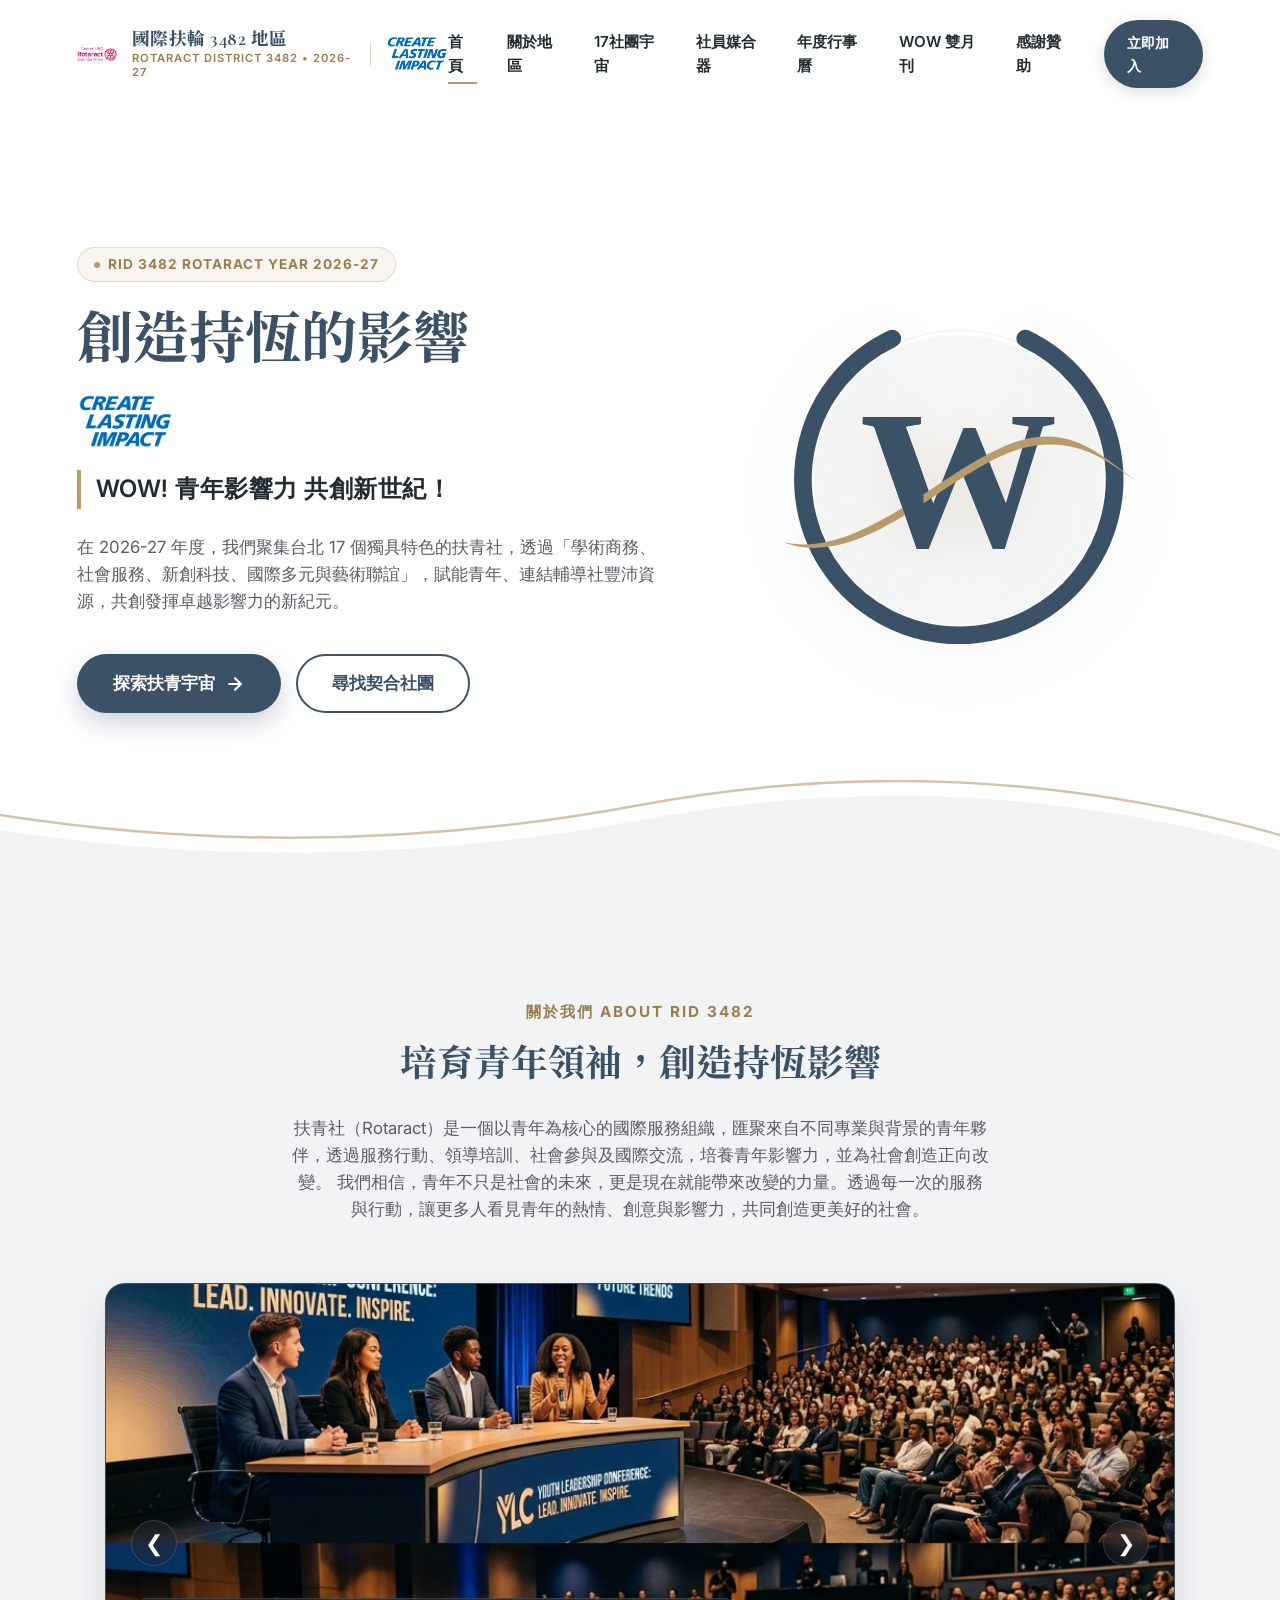
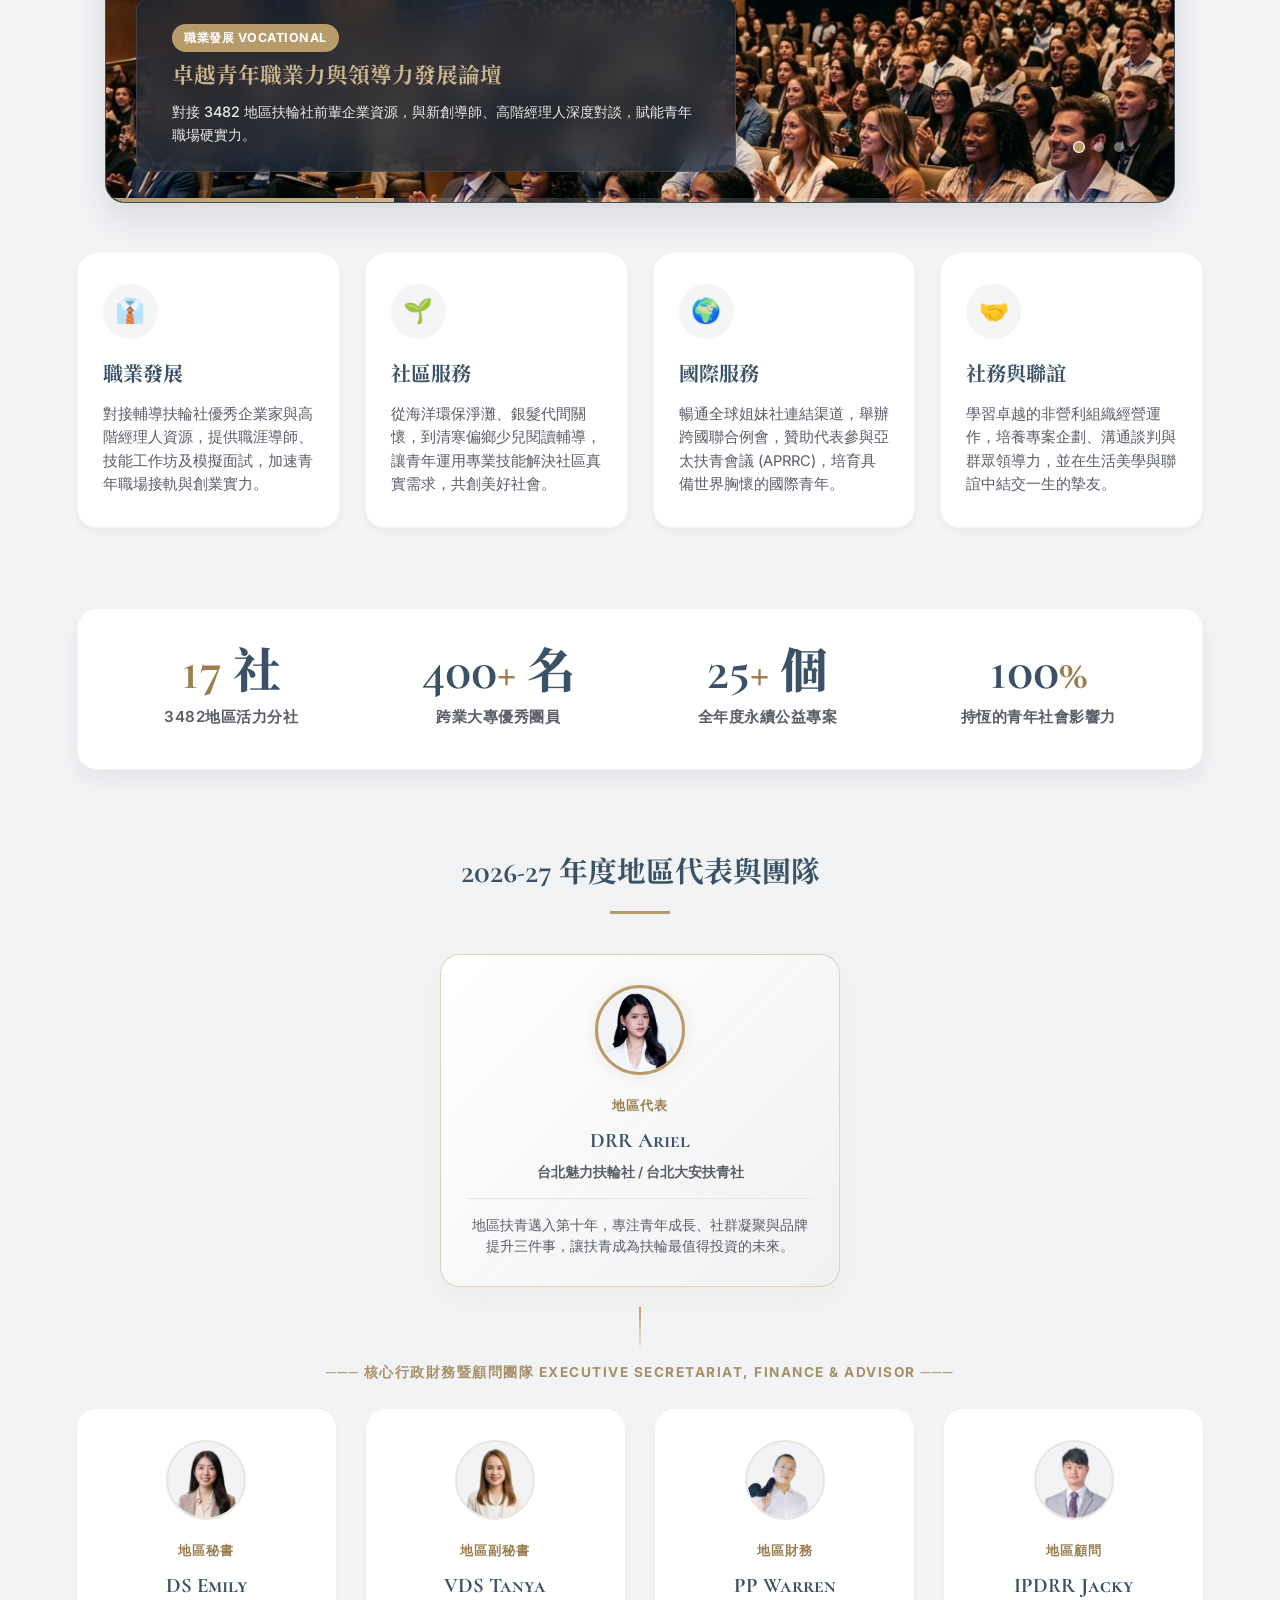
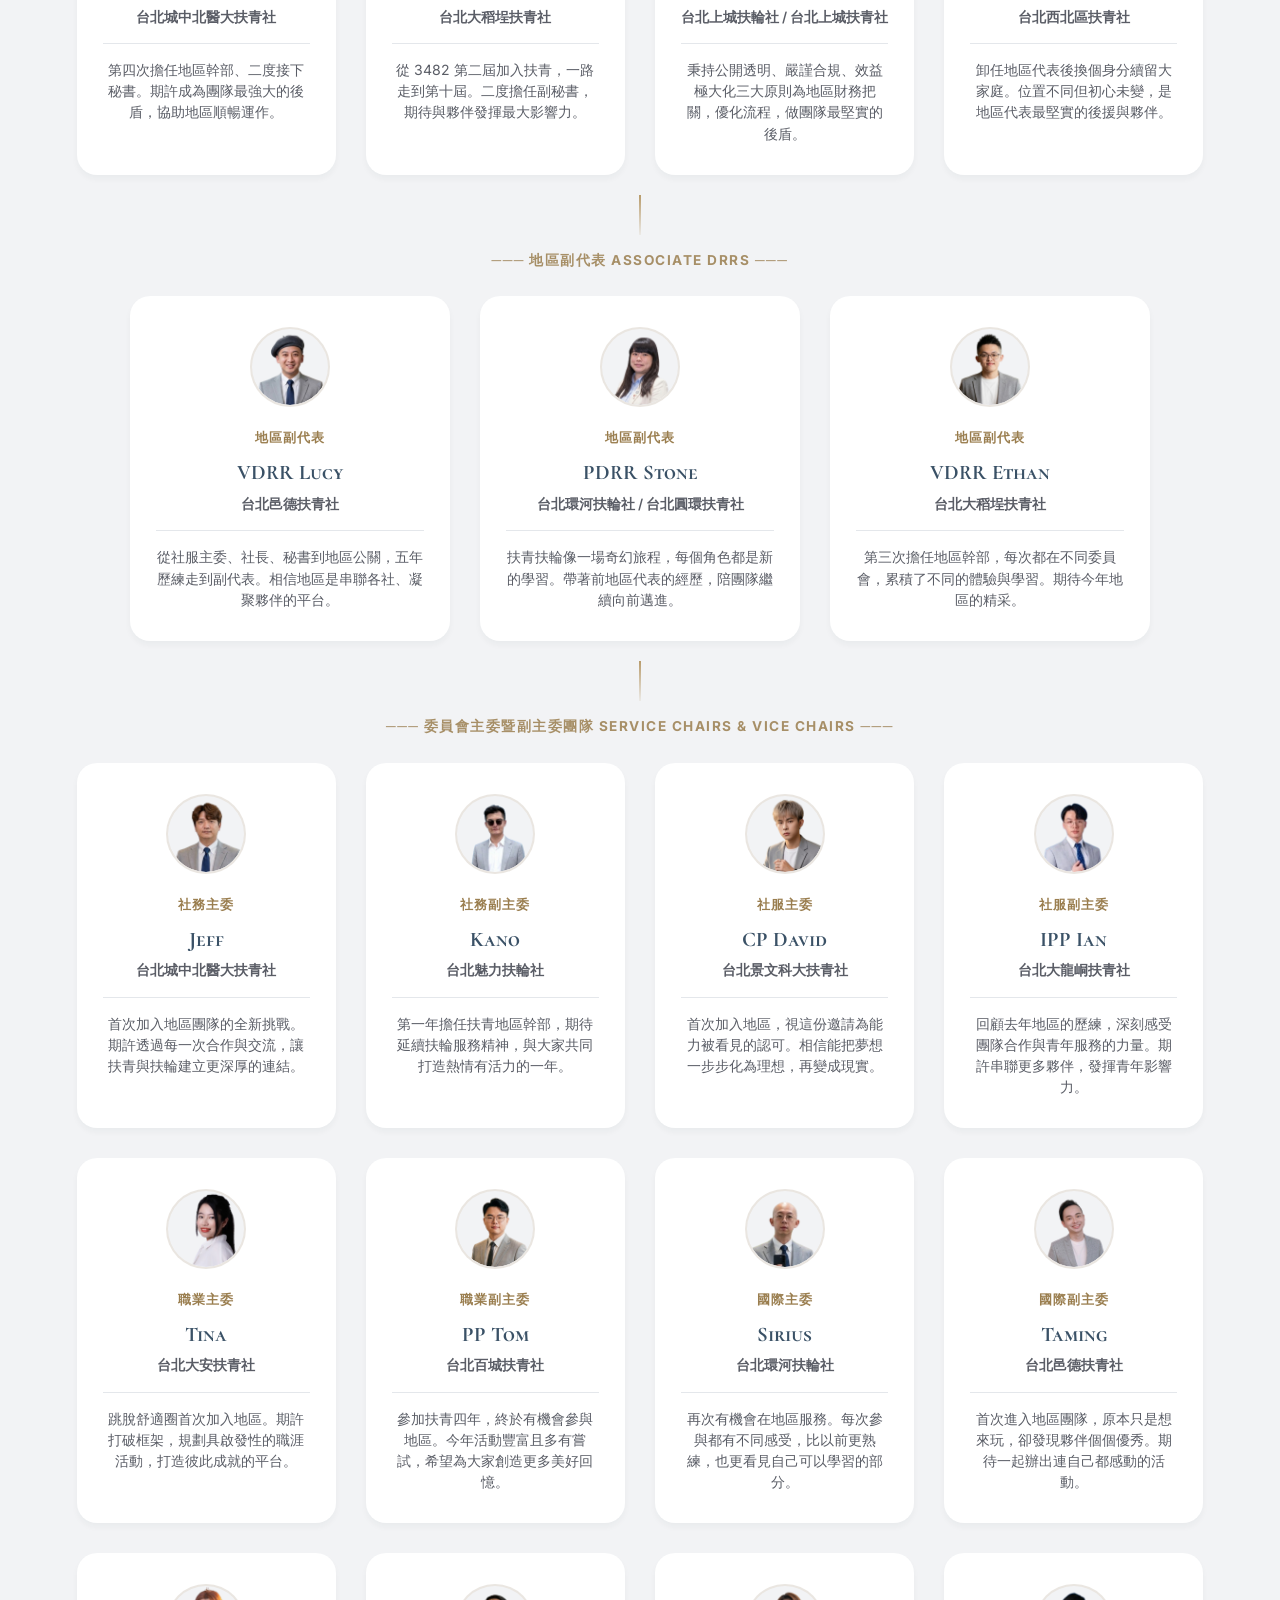
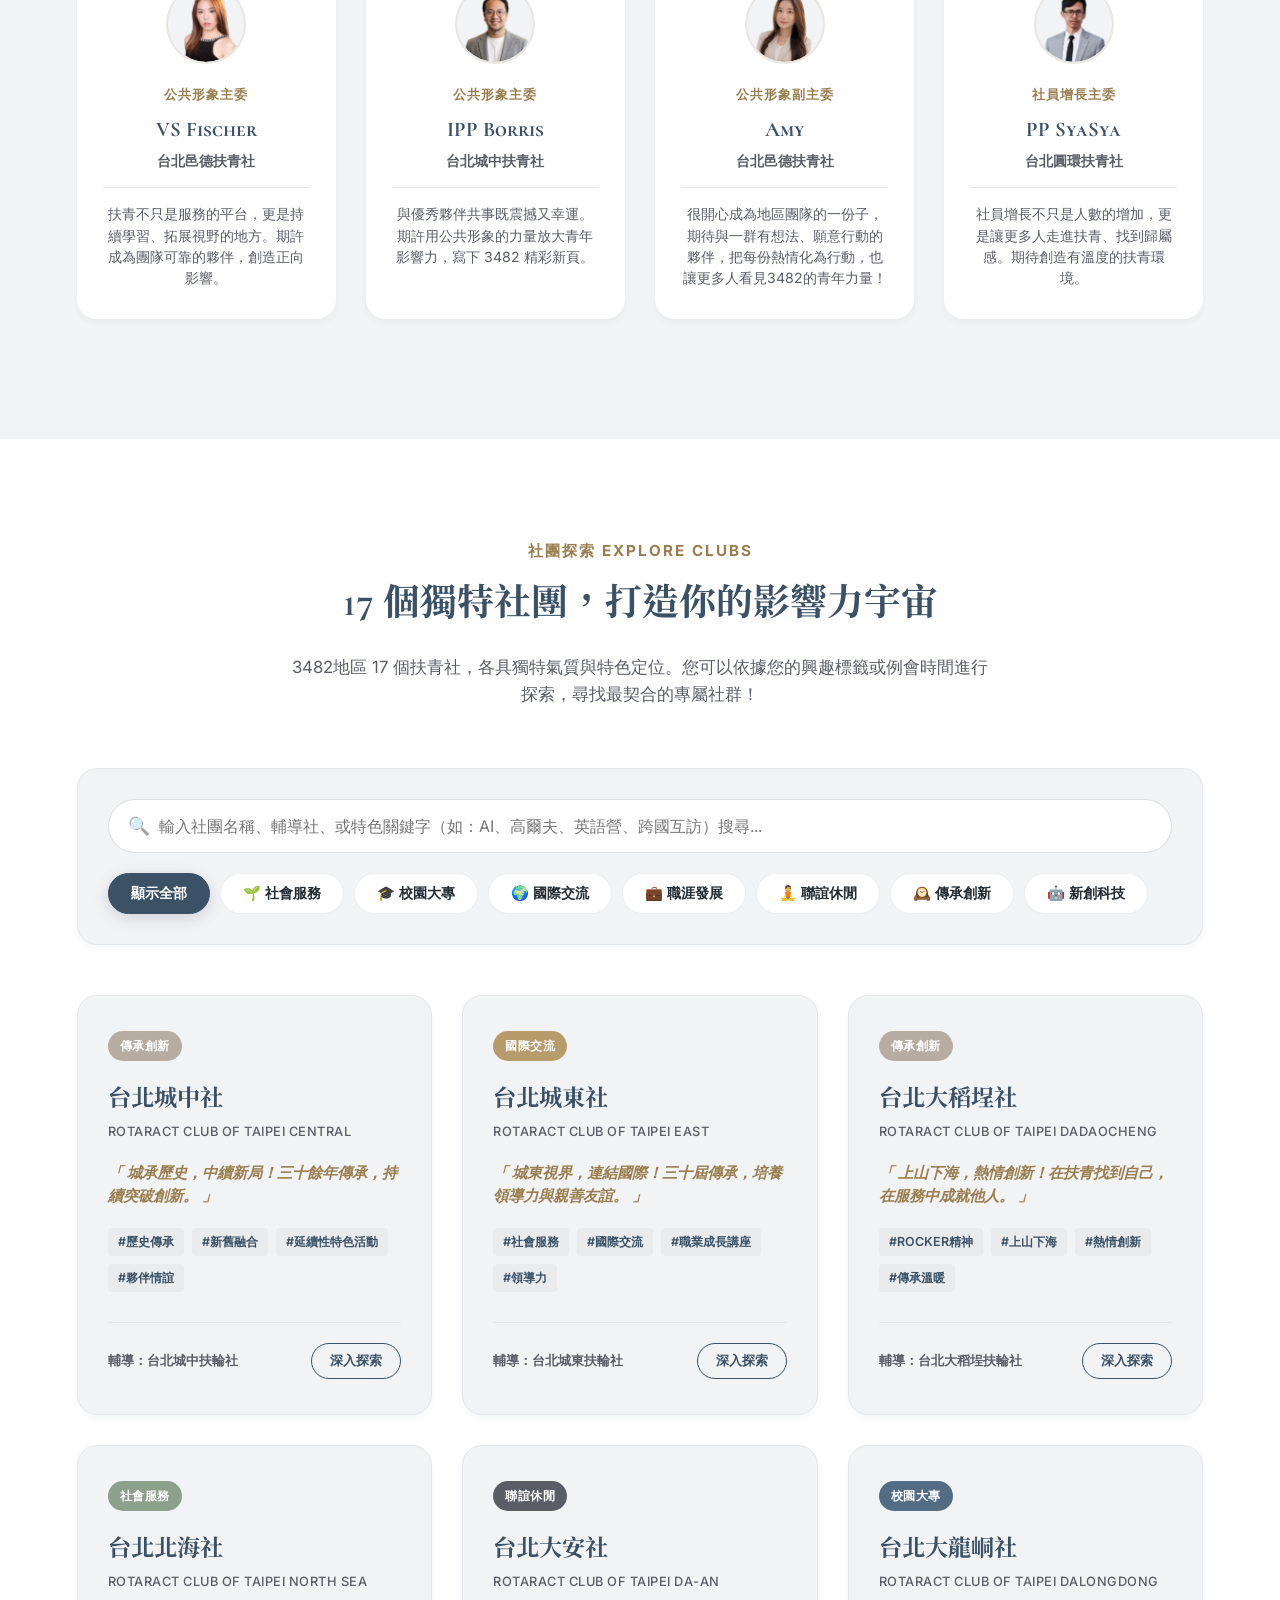
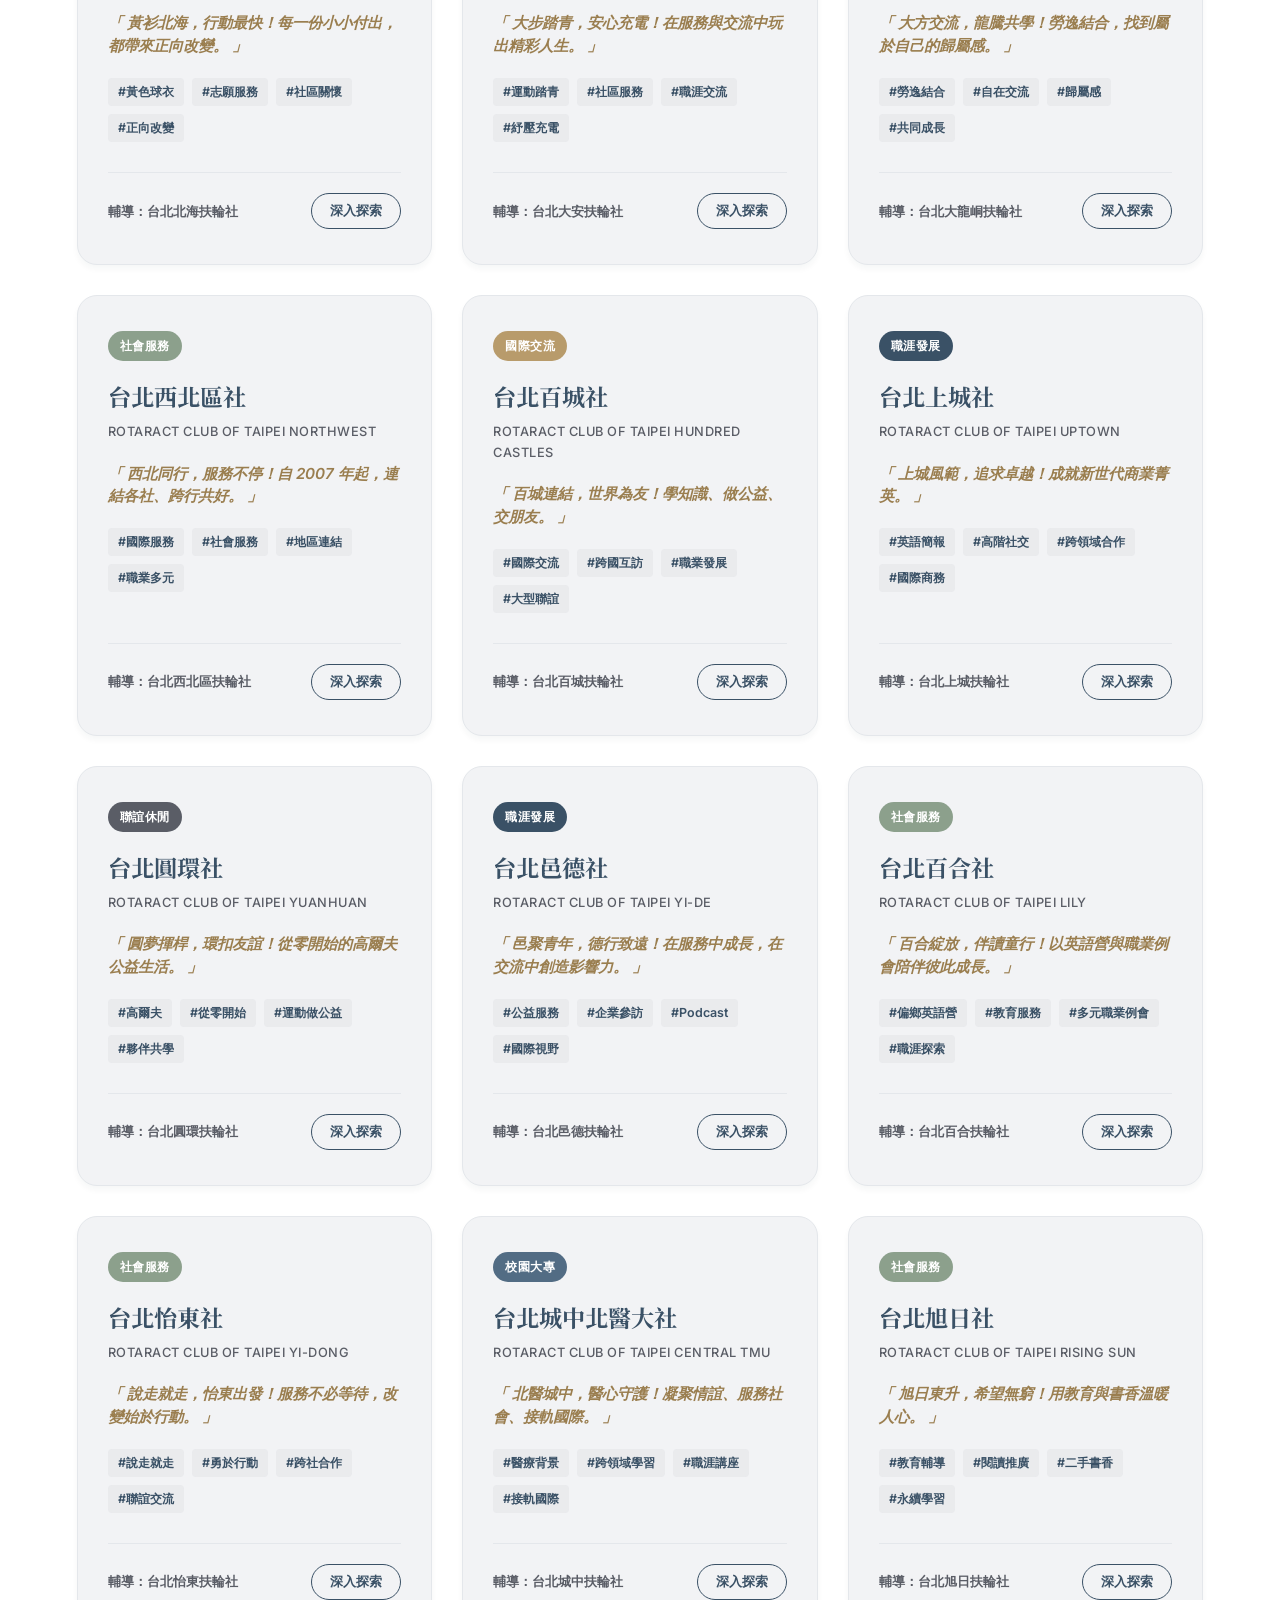
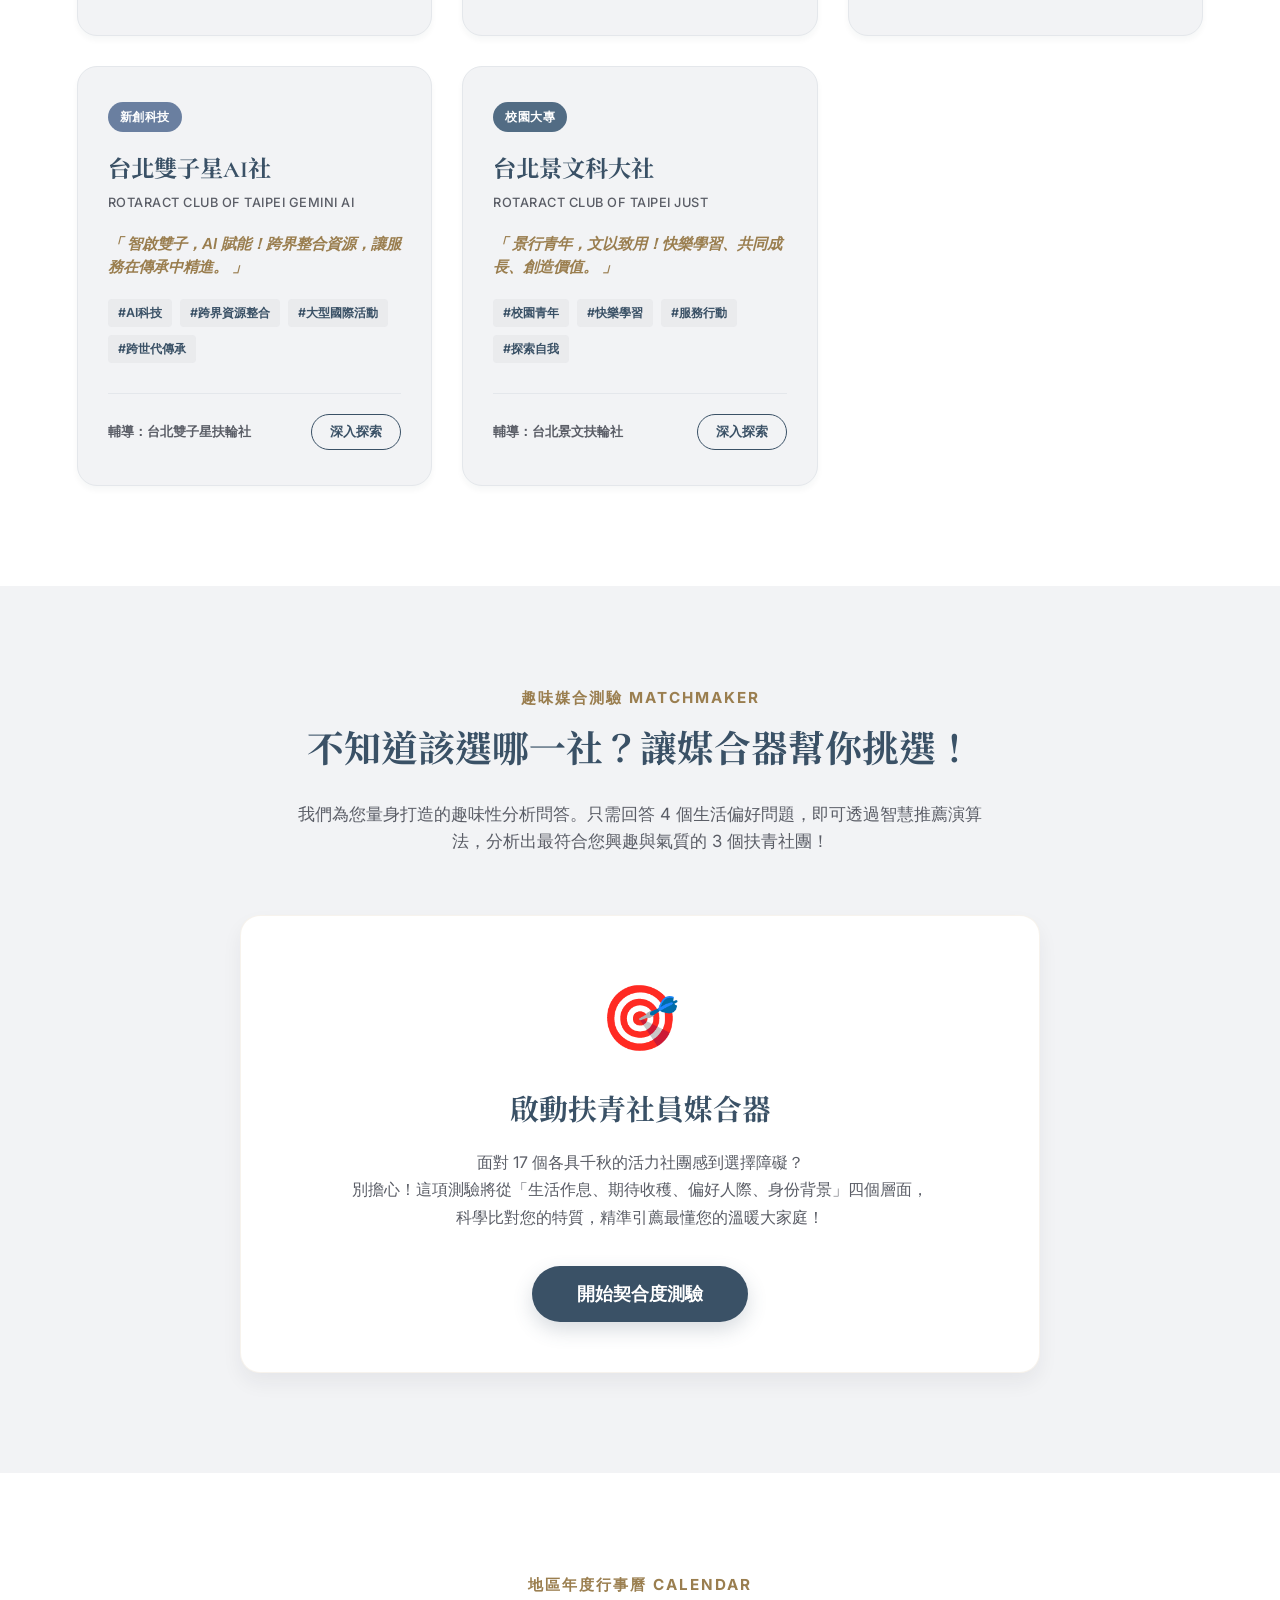
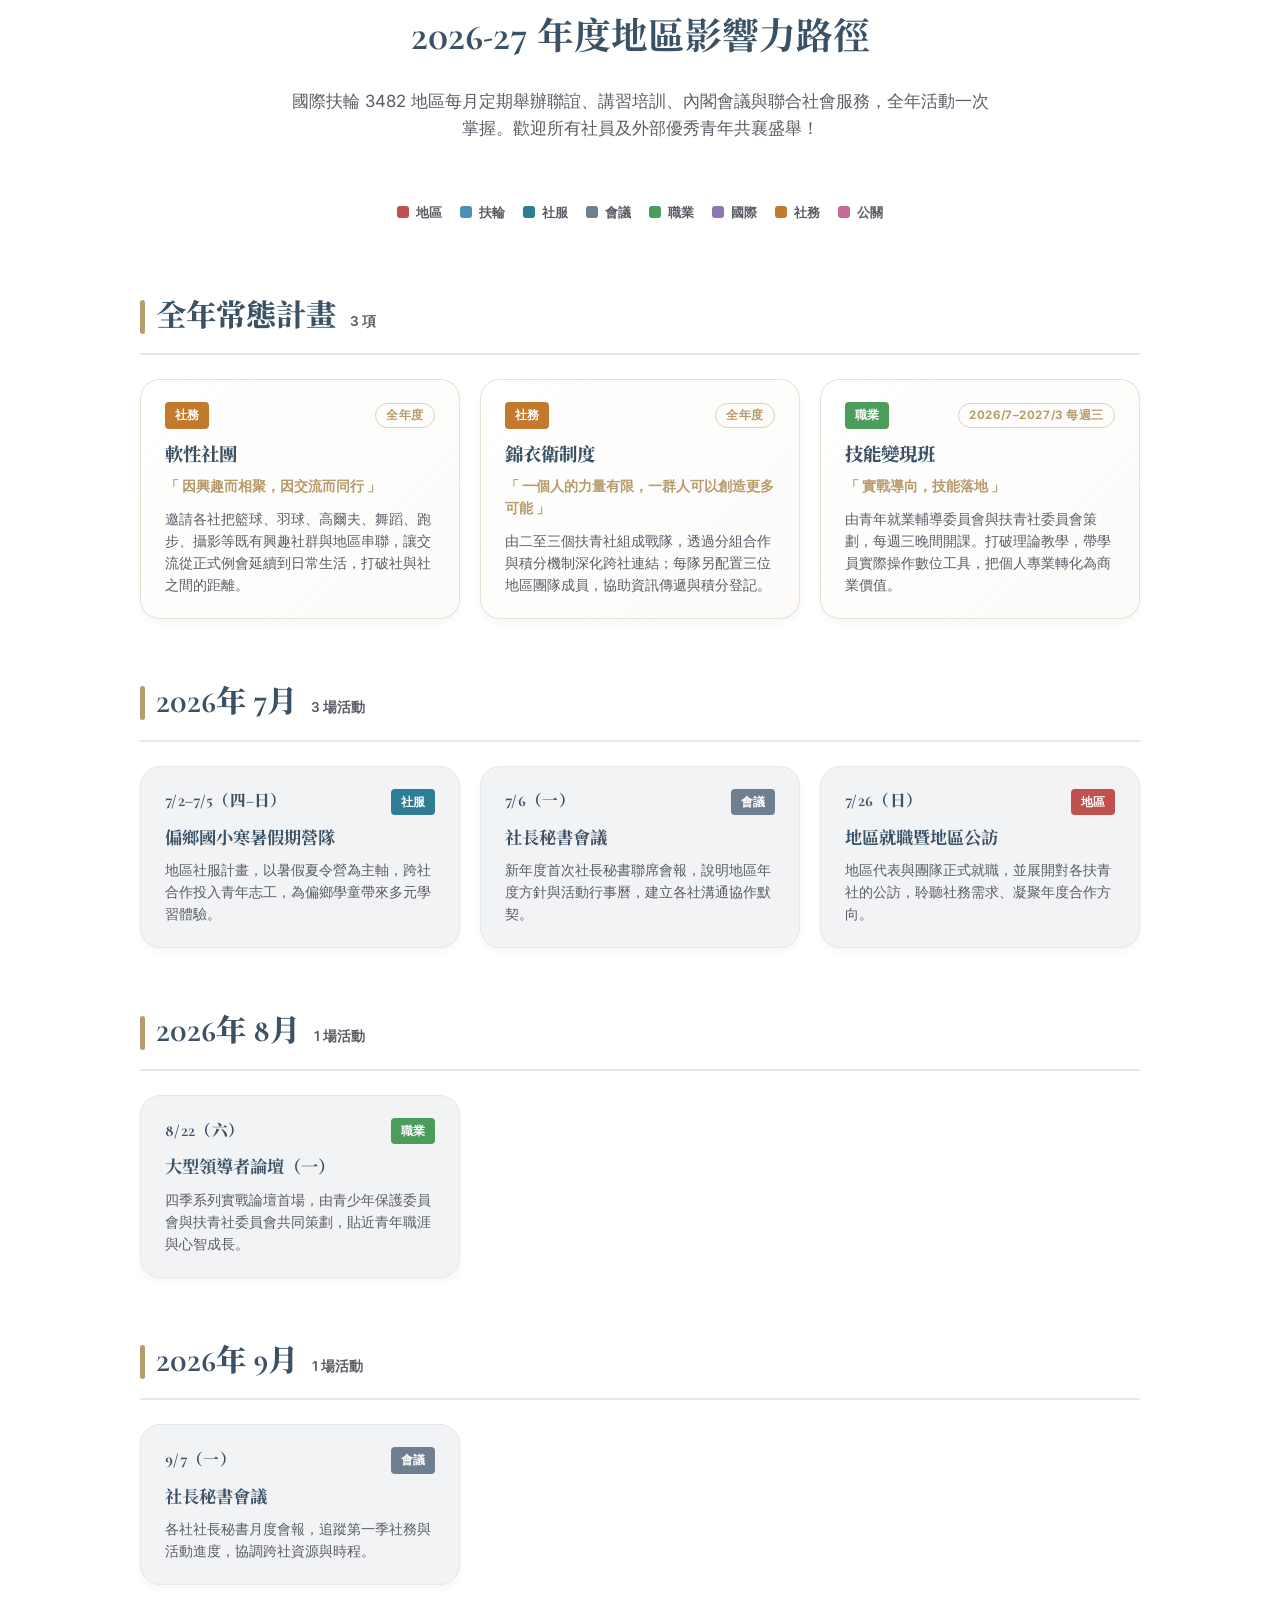
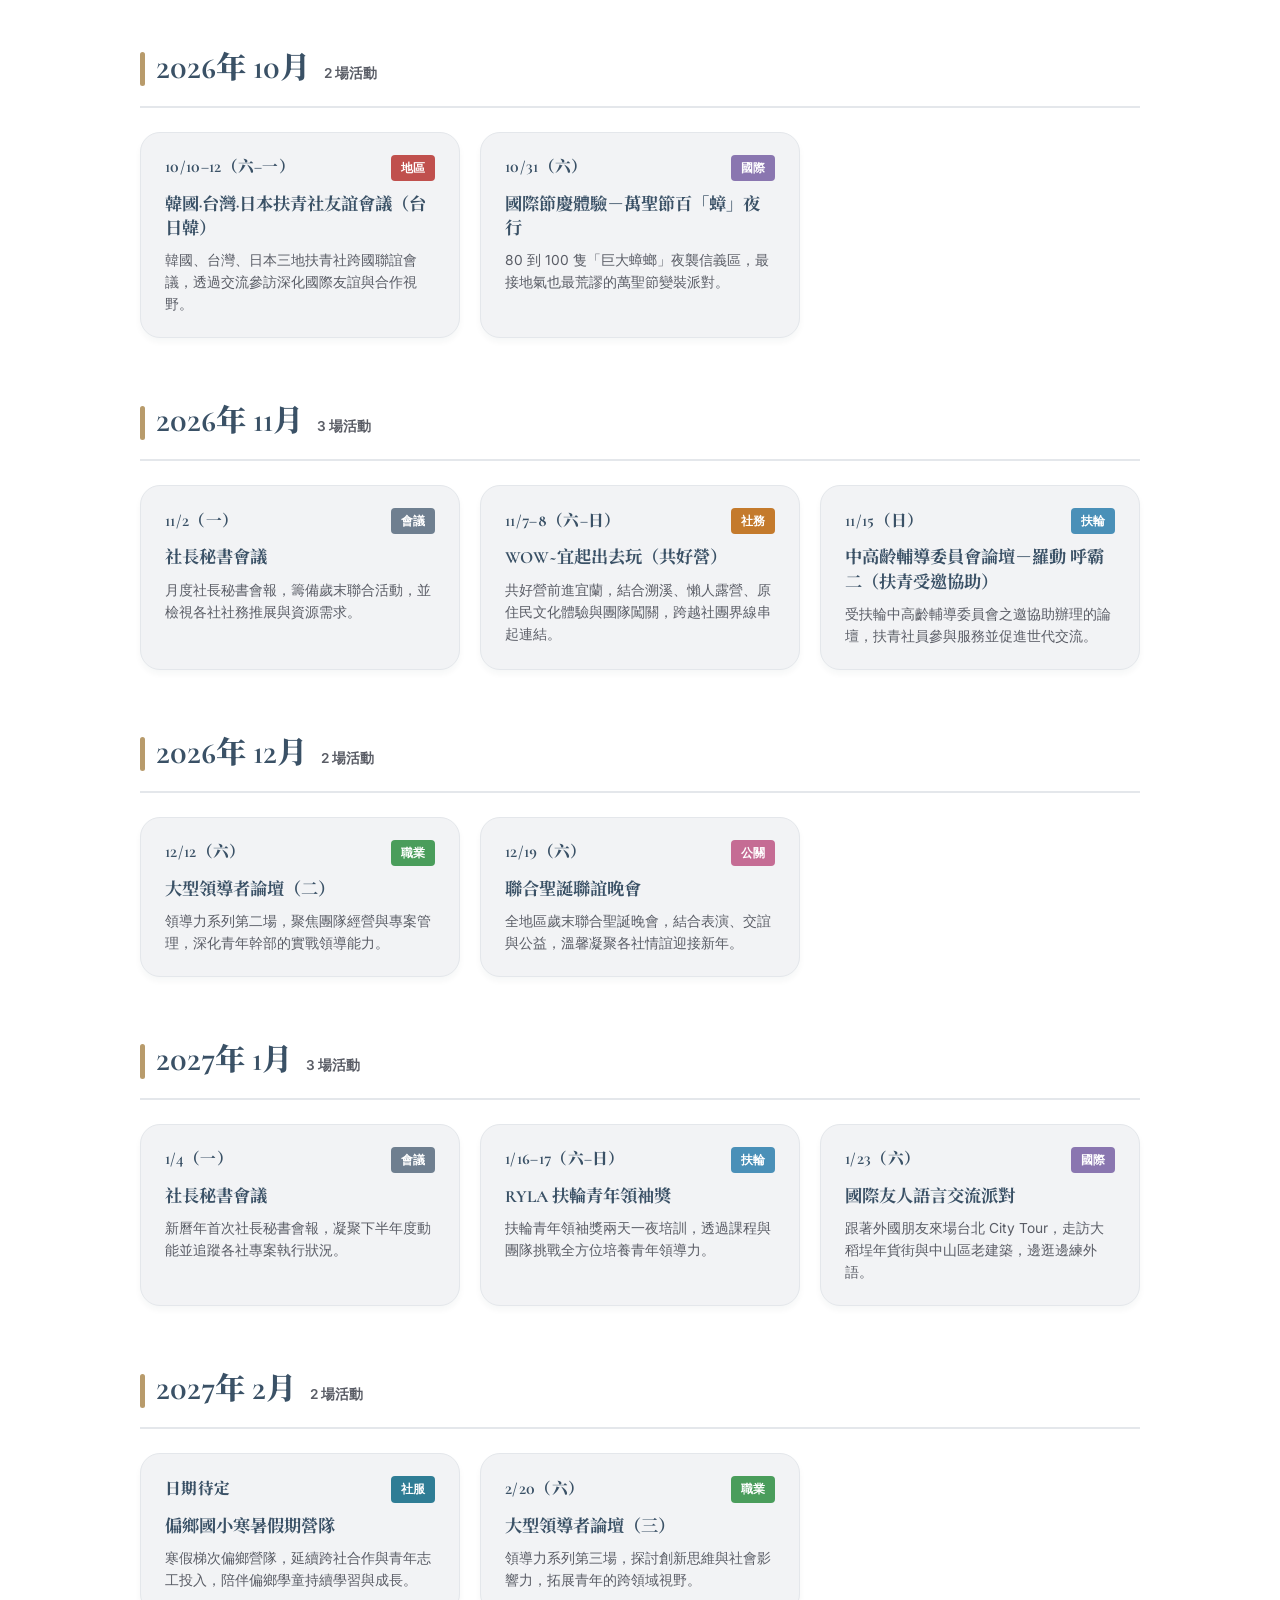
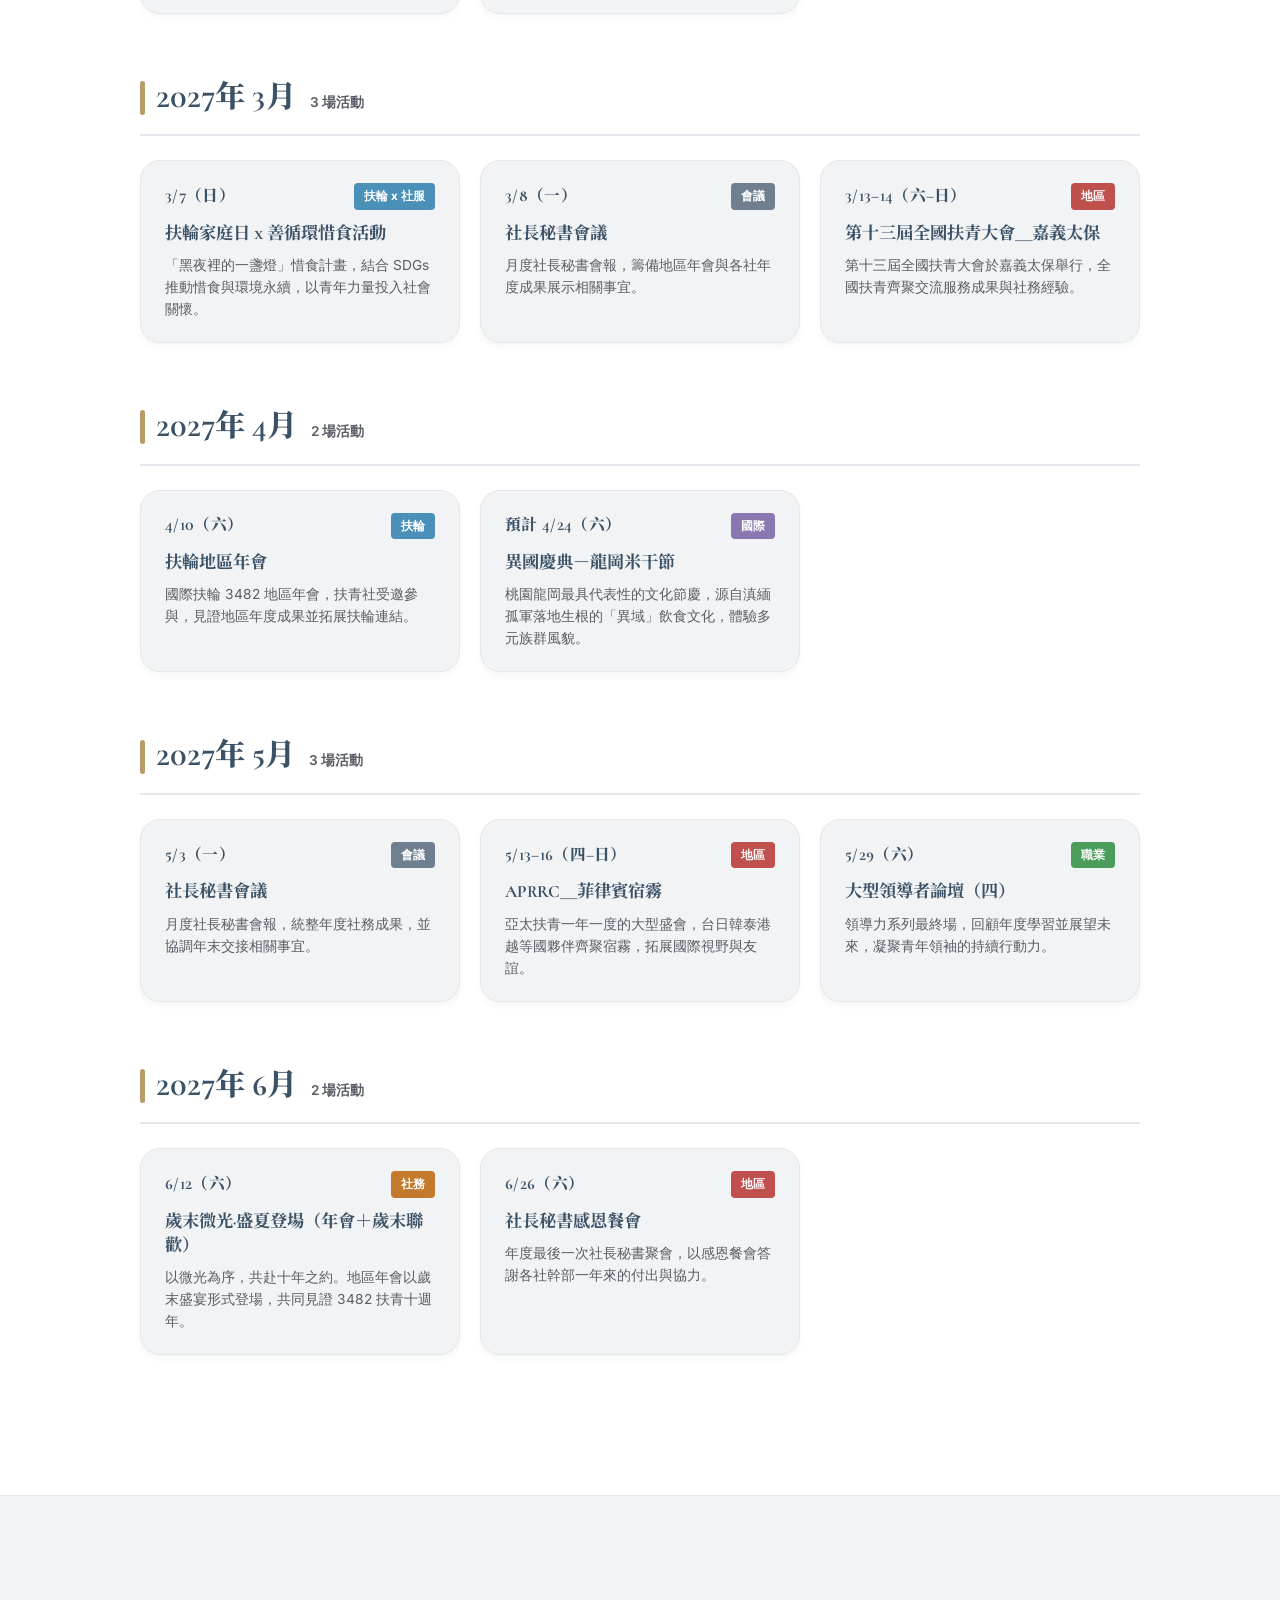
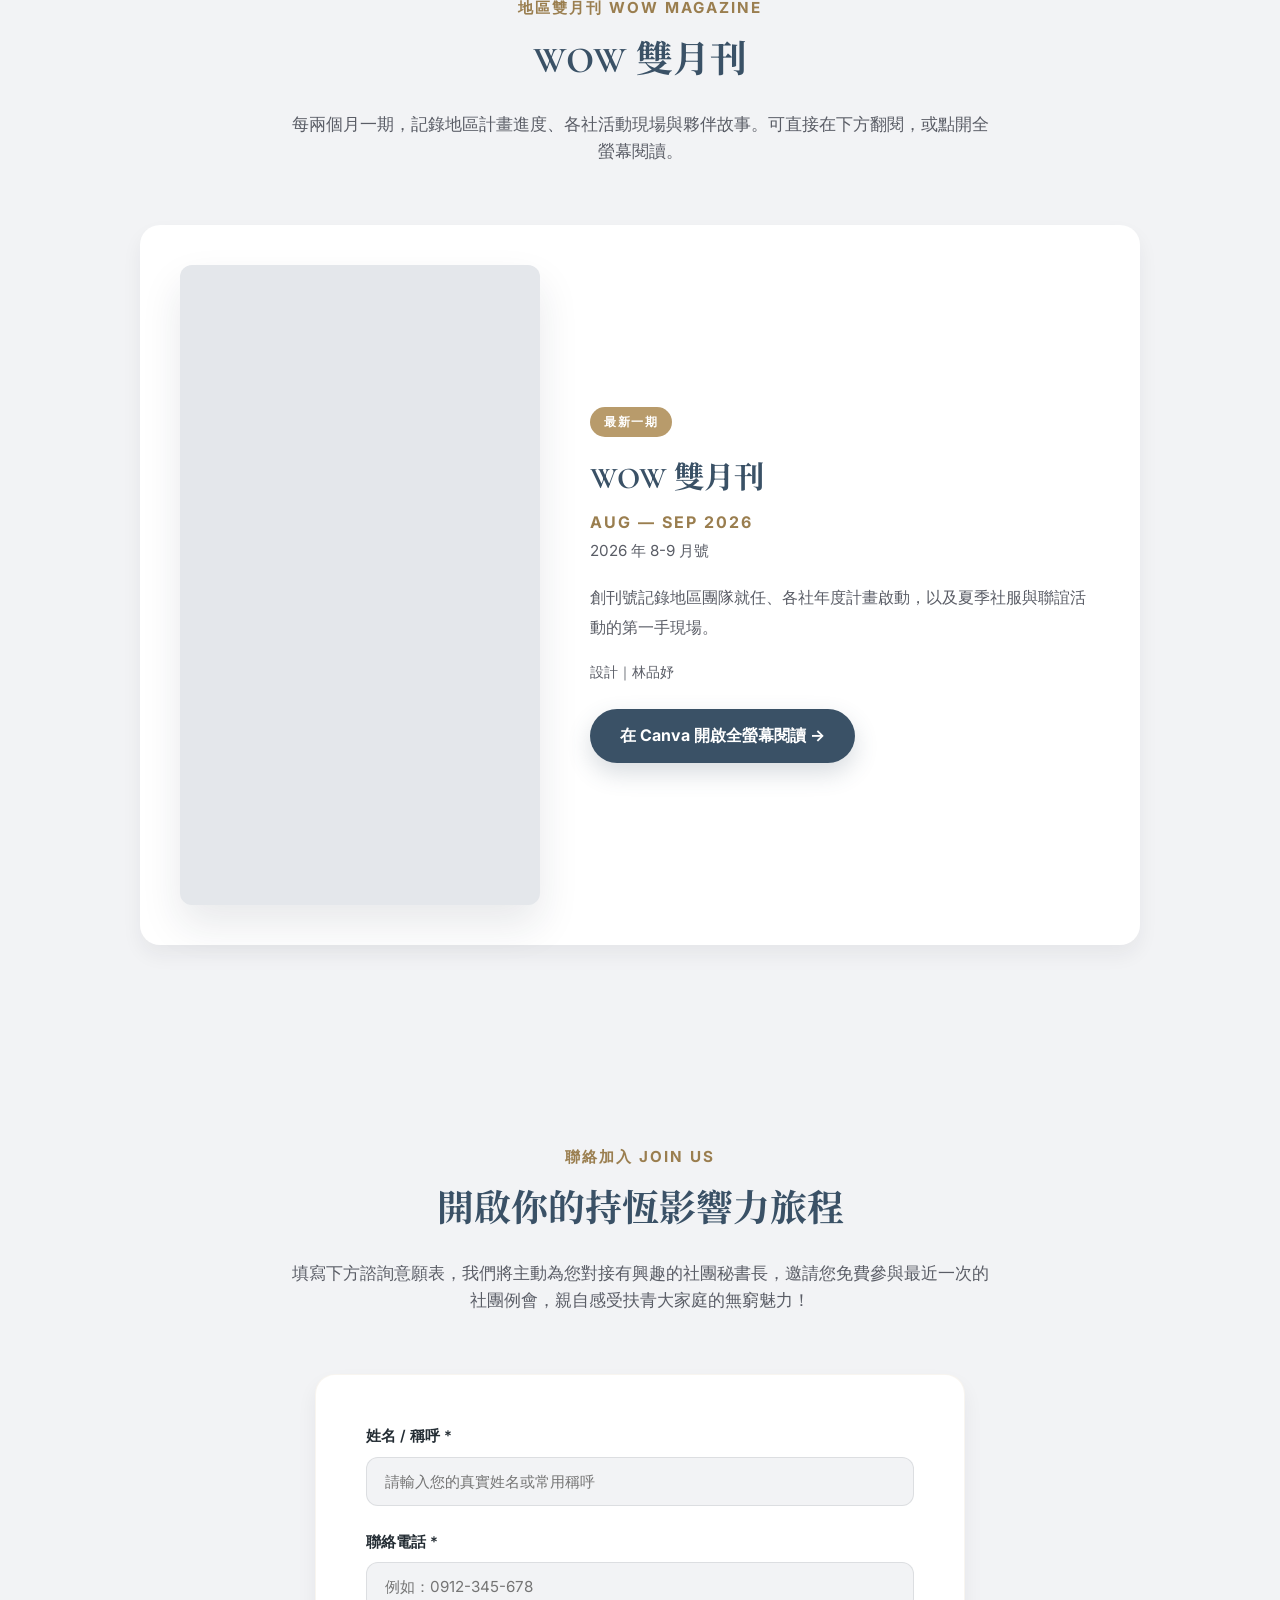
<file: index.html>
<!DOCTYPE html>
<html lang="zh-Hant-TW">
<head>
  <meta charset="UTF-8">
  <meta name="viewport" content="width=device-width, initial-scale=1.0">
  <meta name="description" content="國際扶輪 3482 地區 2026-27 年度扶青社官方介紹網站 - 以「創造持恆的影響 (Create Lasting Impact)」及「WOW! 青年影響力 共創新世紀！」為核心，匯聚 17 個充滿活力的扶青社團，為 18-35 歲青年提供專業發展、社區服務及國際交流的頂級平台。">
  <meta name="keywords" content="國際扶輪, 3482地區, 扶青社, 扶青團, 青年影響力, 創造持恆的影響, 2026-27, 台北扶青社, 社團介紹, 青年創業, 社會服務">
  <meta name="author" content="Rotary District 3482 Rotaract">
  <title>國際扶輪 3482 地區 2026-27 年度扶青社 - WOW! 青年影響力 共創新世紀！</title>
  
  <!-- 引入 Google Fonts & Stylesheet -->
  <link rel="stylesheet" href="style.css?v=4">
  
  <!-- Favicon -->
  <link rel="icon" href="favicon.ico" sizes="32x32">
  <link rel="icon" type="image/svg+xml" href="images/favicon.svg">
  <link rel="apple-touch-icon" href="images/apple-touch-icon.png">
</head>
<body>

  <!-- 齒輪背景水印 -->
  <div class="gear-watermark-bg" aria-hidden="true"></div>

  <!-- 頂級毛玻璃導覽列 (Header) -->
  <header class="main-header" id="site-header">
    <div class="header-logo-group">
      <img src="images/logo_rotaract_3482.png" alt="District 3482 Rotaract Logo" class="header-logo-rotaract">
      <div class="brand-text">
        <span class="brand-title">國際扶輪 3482 地區</span>
        <span class="brand-subtitle">ROTARACT DISTRICT 3482 • 2026-27</span>
      </div>
      <div class="header-logo-divider"></div>
      <img src="images/logo_lasting_impact.png" alt="Create Lasting Impact Theme Logo" class="header-logo-impact">
    </div>

    <!-- 漢堡選單按鈕 (手機版) -->
    <div class="mobile-menu-btn" id="mobile-menu-btn" aria-label="切換選單">
      <span></span>
      <span></span>
      <span></span>
    </div>

    <!-- 導覽連結 -->
    <nav class="nav-menu" id="nav-menu">
      <a href="#home" class="nav-link active">首頁</a>
      <a href="#about" class="nav-link">關於地區</a>
      <a href="#explorer" class="nav-link">17社團宇宙</a>
      <a href="#matcher" class="nav-link">社員媒合器</a>
      <a href="#timeline" class="nav-link">年度行事曆</a>
      <a href="#magazine" class="nav-link">WOW 雙月刊</a>
      <a href="#sponsors" class="nav-link">感謝贊助</a>
      <a href="#contact" class="nav-btn">立即加入</a>
    </nav>
  </header>

  <!-- 極致英雄區 (Hero Section) -->
  <section class="hero-section" id="home">
    <div class="hero-grid">
      <!-- 左側內容 -->
      <div class="hero-text-pane">
        <div class="hero-meta-badge">
          <span></span> RID 3482 ROTARACT YEAR 2026-27
        </div>
        <h1 class="hero-title-main">
          創造持恆的影響<br>
          <img src="images/logo_lasting_impact.png" alt="Create Lasting Impact" class="hero-theme-logo">
        </h1>
        <div class="hero-slogan-large">
          WOW! 青年影響力 共創新世紀！
        </div>
        <p class="hero-desc">
          在 2026-27 年度，我們聚集台北 17 個獨具特色的扶青社，透過「學術商務、社會服務、新創科技、國際多元與藝術聯誼」，賦能青年、連結輔導社豐沛資源，共創發揮卓越影響力的新紀元。
        </p>
        <div class="hero-actions">
          <a href="#explorer" class="hero-btn-primary">
            探索扶青宇宙 
            <svg width="20" height="20" viewBox="0 0 24 24" fill="none" stroke="currentColor" stroke-width="2.5" stroke-linecap="round" stroke-linejoin="round"><line x1="5" y1="12" x2="19" y2="12"></line><polyline points="12 5 19 12 12 19"></polyline></svg>
          </a>
          <a href="#matcher" class="hero-btn-secondary">尋找契合社團</a>
        </div>
      </div>

      <!-- 右側 W Emblem 視覺徽章 -->
      <div class="hero-visual-pane">
        <div class="emblem-wrapper">
          <div class="emblem-glow-bg"></div>
          <!-- 完美復刻主視覺的向量 SVG Logo -->
          <svg class="emblem-w-svg" xmlns="http://www.w3.org/2000/svg" viewBox="0 0 200 200">
            <defs>
              <!-- 剪裁遮罩：僅保留 W 字母左半邊，用以實現黃金 swoosh 穿插編織的 3D 立體視覺 -->
              <clipPath id="emblem-w-left-leg">
                <rect x="0" y="0" width="83" height="200"/>
              </clipPath>
            </defs>
            <!-- 內圈極細裝飾圓 -->
            <circle cx="100" cy="100" r="72" fill="none" stroke="rgba(184, 155, 107, 0.1)" stroke-width="1"/>
            <!-- 外圈半閉合圓形邊框（精準復刻官方主視覺的漸開口弧度與深鋼藍配色） -->
            <path d="M 132,32 A 75,75 0 1,1 68,32" fill="none" stroke="#3A5166" stroke-width="8.5" stroke-linecap="round"/>
            <!-- 底層 W 字母：採用 Georgia 經典羅馬襯線體 (Serif)，完美展現起筆與收筆的優雅襯線與筆畫粗細對比 -->
            <text x="100" y="132" font-family="Georgia, 'Times New Roman', Times, serif" font-size="95" font-weight="bold" text-anchor="middle" fill="#3A5166">W</text>
            <!-- 中層黃金 swoosh 流線：採用精心調配的漸寬漸窄填充曲線，比簡單線條更具立體流體質感 -->
            <path d="M 15,130 C 55,145 95,95 130,85 C 160,77 176,96 185,100 C 174,94 158,73 130,81 C 95,91 55,139 15,130 Z" fill="#B89B6B"/>
            <!-- 頂層 W 字母左半邊：透過遮罩疊加於 swoosh 之上，完美實現「swoosh 穿過 W 左側後方、穿出 W 右側前方」的官方 3D 編織效果 -->
            <text x="100" y="132" font-family="Georgia, 'Times New Roman', Times, serif" font-size="95" font-weight="bold" text-anchor="middle" fill="#3A5166" clip-path="url(#emblem-w-left-leg)">W</text>
          </svg>
        </div>
      </div>
    </div>

    <!-- 底部 SVG 波浪過渡 -->
    <div class="hero-wave-container">
      <svg viewBox="0 0 1440 120" preserveAspectRatio="none" xmlns="http://www.w3.org/2000/svg">
        <!-- 實色普魯士藍波浪底面 -->
        <path d="M 0 50 Q 360 100, 720 40 T 1440 70 L 1440 120 L 0 120 Z" fill="#F2F3F5"/>
        <!-- 金色流線 -->
        <path d="M 0 35 Q 360 85, 720 25 T 1440 55" fill="none" stroke="#B89B6B" stroke-width="2.5" opacity="0.6"/>
        <!-- 白色細流線 -->
        <path d="M 0 25 Q 360 70, 720 15 T 1440 40" fill="none" stroke="#ffffff" stroke-width="1.5" opacity="0.8"/>
      </svg>
    </div>
  </section>

  <!-- 關於地區與地區內閣 (About & District Cabinet) -->
  <section class="about-section" id="about">
    <div class="section-header fade-in-up">
      <span class="section-subtitle">關於我們 ABOUT RID 3482</span>
      <h2 class="section-title">培育青年領袖，創造持恆影響</h2>
      <p class="section-desc">扶青社（Rotaract）是一個以青年為核心的國際服務組織，匯聚來自不同專業與背景的青年夥伴，透過服務行動、領導培訓、社會參與及國際交流，培養青年影響力，並為社會創造正向改變。
        我們相信，青年不只是社會的未來，更是現在就能帶來改變的力量。透過每一次的服務與行動，讓更多人看見青年的熱情、創意與影響力，共同創造更美好的社會。</p>
    </div>

    <!-- 年度精彩活動照片輪播 (Event Photo Carousel) -->
    <div class="event-carousel-wrapper fade-in-up">
      <div class="event-carousel" id="event-carousel">
        <!-- 投影片 1: 領導力培訓 -->
        <div class="carousel-slide active" data-index="0">
          <img src="images/events/leadership.png" alt="年度青年領袖與職業發展論壇" onerror="this.src='data:image/svg+xml;utf8,<svg xmlns=%22http://www.w3.org/2000/svg%22 viewBox=%220 0 1200 500%22><rect width=%22100%25%22 height=%22100%25%22 fill=%22%233A5166%22/><text x=%2250%25%22 y=%2250%25%22 fill=%22%23B89B6B%22 font-size=%2240%22 font-weight=%22bold%22 text-anchor=%22middle%22>領導力培訓與職業發展論壇 (WOW! 青年影響力)</text></svg>';">
          <div class="carousel-caption">
            <span class="carousel-badge badge-gold">職業發展 Vocational</span>
            <h3 class="carousel-caption-title">卓越青年職業力與領導力發展論壇</h3>
            <p class="carousel-caption-desc">對接 3482 地區扶輪社前輩企業資源，與新創導師、高階經理人深度對談，賦能青年職場硬實力。</p>
          </div>
        </div>

        <!-- 投影片 2: 社會永續服務 -->
        <div class="carousel-slide" data-index="1">
          <img src="images/events/service.png" alt="北海岸大型聯合淨灘服務" onerror="this.src='data:image/svg+xml;utf8,<svg xmlns=%22http://www.w3.org/2000/svg%22 viewBox=%220 0 1200 500%22><rect width=%22100%25%22 height=%22100%25%22 fill=%22%233A5166%22/><text x=%2250%25%22 y=%2250%25%22 fill=%22%23B89B6B%22 font-size=%2240%22 font-weight=%22bold%22 text-anchor=%22middle%22>北海岸大型聯合淨灘服務 (共創綠色永續)</text></svg>';">
          <div class="carousel-caption">
            <span class="carousel-badge badge-green">社會服務 Service</span>
            <h3 class="carousel-caption-title">「共創新世紀」北海岸聯合淨灘倡議</h3>
            <p class="carousel-caption-desc">號召地區 17 社上百名青年深耕北海岸，以實際淨灘與海洋保育行動，為地球生態創造持恆的改變。</p>
          </div>
        </div>

        <!-- 投影片 4: 國際交流 -->
        <div class="carousel-slide" data-index="2">
          <img src="images/events/international.png" alt="國際姊妹社聯合交流年會" onerror="this.src='data:image/svg+xml;utf8,<svg xmlns=%22http://www.w3.org/2000/svg%22 viewBox=%220 0 1200 500%22><rect width=%22100%25%22 height=%22100%25%22 fill=%22%233A5166%22/><text x=%2250%25%22 y=%2250%25%22 fill=%22%23B89B6B%22 font-size=%2240%22 font-weight=%22bold%22 text-anchor=%22middle%22>國際姊妹社聯合交流年會 (對接全球視野)</text></svg>';">
          <div class="carousel-caption">
            <span class="carousel-badge badge-purple">國際多元 International</span>
            <h3 class="carousel-caption-title">跨越疆界：國際姊妹社聯合交流年會</h3>
            <p class="carousel-caption-desc">與來自日本、韓國、亞太地區的姊妹社團進行聯誼交流，開拓新世代青年的全球宏觀視野。</p>
          </div>
        </div>

        <!-- 左右切換按鈕 -->
        <button class="carousel-control prev" id="carousel-prev" aria-label="上一張">&#10094;</button>
        <button class="carousel-control next" id="carousel-next" aria-label="下一張">&#10095;</button>

        <!-- 底部指示點 -->
        <div class="carousel-indicators" id="carousel-indicators">
          <span class="indicator active" data-slide="0"></span>
          <span class="indicator" data-slide="1"></span>
          <span class="indicator" data-slide="2"></span>
        </div>
        
        <!-- 進度條 -->
        <div class="carousel-progress-track">
          <div class="carousel-progress-fill" id="carousel-progress-bar"></div>
        </div>
      </div>
    </div>

    <!-- 四大服務卡片 -->
    <div class="services-container">
      <div class="service-card fade-in-up">
        <div class="service-icon">👔</div>
        <h3 class="service-title">職業發展</h3>
        <p class="service-desc">對接輔導扶輪社優秀企業家與高階經理人資源，提供職涯導師、技能工作坊及模擬面試，加速青年職場接軌與創業實力。</p>
      </div>
      <div class="service-card fade-in-up">
        <div class="service-icon">🌱</div>
        <h3 class="service-title">社區服務</h3>
        <p class="service-desc">從海洋環保淨灘、銀髮代間關懷，到清寒偏鄉少兒閱讀輔導，讓青年運用專業技能解決社區真實需求，共創美好社會。</p>
      </div>
      <div class="service-card fade-in-up">
        <div class="service-icon">🌍</div>
        <h3 class="service-title">國際服務</h3>
        <p class="service-desc">暢通全球姐妹社連結渠道，舉辦跨國聯合例會，贊助代表參與亞太扶青會議 (APRRC)，培育具備世界胸懷的國際青年。</p>
      </div>
      <div class="service-card fade-in-up">
        <div class="service-icon">🤝</div>
        <h3 class="service-title">社務與聯誼</h3>
        <p class="service-desc">學習卓越的非營利組織經營運作，培養專案企劃、溝通談判與群眾領導力，並在生活美學與聯誼中結交一生的摯友。</p>
      </div>
    </div>

    <!-- 地區影響力數據 -->
    <div class="impact-stats fade-in-up">
      <div class="stat-item">
        <div class="stat-number"><span class="gold">17</span> 社</div>
        <div class="stat-label">3482地區活力分社</div>
      </div>
      <div class="stat-item">
        <div class="stat-number">400<span class="gold">+</span> 名</div>
        <div class="stat-label">跨業大專優秀團員</div>
      </div>
      <div class="stat-item">
        <div class="stat-number">25<span class="gold">+</span> 個</div>
        <div class="stat-label">全年度永續公益專案</div>
      </div>
      <div class="stat-item">
        <div class="stat-number">100<span class="gold">%</span></div>
        <div class="stat-label">持恆的青年社會影響力</div>
      </div>
    </div>

    <!-- 地區內閣 Cabinet 團隊 -->
    <div class="cabinet-container">
      <h3 class="cabinet-intro-title fade-in-up">2026-27 年度地區代表與團隊</h3>
      <div class="cabinet-tree" id="cabinet-tree">
        <!-- JS 動態渲染地區團隊卡片 -->
      </div>
    </div>
  </section>

  <!-- 17 社團宇宙 (Club Explorer) -->
  <section class="explorer-section" id="explorer">
    <div class="section-header fade-in-up">
      <span class="section-subtitle">社團探索 EXPLORE CLUBS</span>
      <h2 class="section-title">17 個獨特社團，打造你的影響力宇宙</h2>
      <p class="section-desc">3482地區 17 個扶青社，各具獨特氣質與特色定位。您可以依據您的興趣標籤或例會時間進行探索，尋找最契合的專屬社群！</p>
    </div>

    <!-- 篩選與搜尋面板 -->
    <div class="filter-panel fade-in-up">
      <div class="search-box-wrapper">
        <input type="text" class="search-input" id="club-search" placeholder="輸入社團名稱、輔導社、或特色關鍵字（如：AI、高爾夫、英語營、跨國互訪）搜尋..." aria-label="搜尋社團">
      </div>
      <div class="filter-buttons">
        <button class="filter-btn active" data-filter="all">顯示全部</button>
        <button class="filter-btn" data-filter="service">🌱 社會服務</button>
        <button class="filter-btn" data-filter="campus">🎓 校園大專</button>
        <button class="filter-btn" data-filter="international">🌍 國際交流</button>
        <button class="filter-btn" data-filter="vocational">💼 職涯發展</button>
        <button class="filter-btn" data-filter="fellowship">🧘 聯誼休閒</button>
        <button class="filter-btn" data-filter="heritage">🕰️ 傳承創新</button>
        <button class="filter-btn" data-filter="tech">🤖 新創科技</button>
      </div>
    </div>

    <!-- 社團卡片網格 -->
    <div class="club-grid" id="club-grid">
      <!-- JS 動態生成 17 個社團卡片 -->
    </div>
  </section>

  <!-- 社團詳情磨砂玻璃 Modal -->
  <div class="modal-overlay" id="club-modal" role="dialog" aria-modal="true">
    <div class="modal-container">
      <button class="modal-close-btn" id="modal-close" onclick="closeClubModal()" aria-label="關閉視窗">&times;</button>
      <div id="modal-body-content">
        <!-- JS 動態填入社團幹部、年度活動行事曆與詳細例會介紹 -->
      </div>
    </div>
  </div>

  <!-- 扶青社員媒合器 (Rotaract Matcher) -->
  <section class="quiz-section" id="matcher">
    <div class="section-header fade-in-up">
      <span class="section-subtitle">趣味媒合測驗 MATCHMAKER</span>
      <h2 class="section-title">不知道該選哪一社？讓媒合器幫你挑選！</h2>
      <p class="section-desc">我們為您量身打造的趣味性分析問答。只需回答 4 個生活偏好問題，即可透過智慧推薦演算法，分析出最符合您興趣與氣質的 3 個扶青社團！</p>
    </div>

    <div class="quiz-container fade-in-up" id="quiz-container">
      <!-- 歡迎 Pane -->
      <div class="quiz-pane" id="quiz-intro-pane">
        <span class="quiz-welcome-icon">🎯</span>
        <h3 class="quiz-welcome-title">啟動扶青社員媒合器</h3>
        <p class="quiz-welcome-text">
          面對 17 個各具千秋的活力社團感到選擇障礙？<br>
          別擔心！這項測驗將從「生活作息、期待收穫、偏好人際、身份背景」四個層面，<br>
          科學比對您的特質，精準引薦最懂您的溫暖大家庭！
        </p>
        <div class="quiz-start-btn-wrapper">
          <button class="quiz-btn-go" id="start-quiz-btn">開始契合度測驗</button>
        </div>
      </div>

      <!-- 問答 Pane (動態更替) -->
      <div class="quiz-pane hidden" id="quiz-form-pane">
        <div class="quiz-progress-bar-container">
          <span class="quiz-progress-text" id="quiz-progress-text">問答進度：1 / 4</span>
          <div class="quiz-progress-track">
            <div class="quiz-progress-fill" id="quiz-progress-fill"></div>
          </div>
        </div>
        <h3 class="quiz-question-title" id="quiz-question-title">1. 問題內容載入中...</h3>
        <div class="quiz-options-wrapper" id="quiz-options">
          <!-- JS 動態渲染選項按鈕 -->
        </div>
      </div>

      <!-- 結果 Pane -->
      <div class="quiz-pane hidden" id="quiz-results-pane">
        <span class="quiz-welcome-icon" style="font-size: 3.5rem;">🎉</span>
        <h3 class="quiz-results-title">您的最佳契合社團推薦</h3>
        <p class="quiz-results-subtitle">演算法已為您精準比對出以下 3 個最契合您的 3482 地區扶青社：</p>
        
        <div class="match-results-grid" id="match-results-grid">
          <!-- JS 動態渲染前 3 名匹配社團 -->
        </div>

        <div class="quiz-actions-footer">
          <button class="quiz-btn-reset" id="retake-quiz-btn">重新接受測驗</button>
        </div>
      </div>
    </div>
  </section>

  <!-- 地區年度重大活動時間軸 (Timeline) -->
  <section class="timeline-section" id="timeline">
    <div class="section-header fade-in-up">
      <span class="section-subtitle">地區年度行事曆 CALENDAR</span>
      <h2 class="section-title">2026-27 年度地區影響力路徑</h2>
      <p class="section-desc">國際扶輪 3482 地區每月定期舉辦聯誼、講習培訓、內閣會議與聯合社會服務，全年活動一次掌握。歡迎所有社員及外部優秀青年共襄盛舉！</p>
      </div>
      
      <div class="cal-legend fade-in-up">
        <span class="cal-legend-item"><span class="cal-legend-dot timeline-type-district"></span>地區</span>
        <span class="cal-legend-item"><span class="cal-legend-dot timeline-type-rotary"></span>扶輪</span>
        <span class="cal-legend-item"><span class="cal-legend-dot timeline-type-service"></span>社服</span>
        <span class="cal-legend-item"><span class="cal-legend-dot timeline-type-meeting"></span>會議</span>
        <span class="cal-legend-item"><span class="cal-legend-dot timeline-type-vocational"></span>職業</span>
        <span class="cal-legend-item"><span class="cal-legend-dot timeline-type-international"></span>國際</span>
        <span class="cal-legend-item"><span class="cal-legend-dot timeline-type-club"></span>社務</span>
        <span class="cal-legend-item"><span class="cal-legend-dot timeline-type-pr"></span>公關</span>
    </div>

    <div class="timeline-container">
      <div class="cal-programs fade-in-up" id="cal-programs">
        <!-- JS 動態渲染：全年常態計畫（不列入按月行事曆） -->
      </div>

      <div class="timeline-flow" id="timeline-flow">
        <!-- JS 動態渲染：按月分組行事曆 -->
      </div>
    </div>
  </section>

  <!-- WOW 雙月刊 (Magazine) -->
  <section class="magazine-section" id="magazine">
    <div class="section-header fade-in-up">
      <span class="section-subtitle">地區雙月刊 WOW MAGAZINE</span>
      <h2 class="section-title">WOW 雙月刊</h2>
      <p class="section-desc">每兩個月一期，記錄地區計畫進度、各社活動現場與夥伴故事。可直接在下方翻閱，或點開全螢幕閱讀。</p>
    </div>

    <div class="magazine-container" id="magazine-container">
      <!-- JS 動態渲染：最新一期內嵌 + 往期列表，資料來源 data/magazines.json -->
    </div>
  </section>

  <!-- 預約諮詢表單 (Contact Form) -->
  <section class="contact-section" id="contact">
    <div class="section-header fade-in-up">
      <span class="section-subtitle">聯絡加入 JOIN US</span>
      <h2 class="section-title">開啟你的持恆影響力旅程</h2>
      <p class="section-desc">填寫下方諮詢意願表，我們將主動為您對接有興趣的社團秘書長，邀請您免費參與最近一次的社團例會，親自感受扶青大家庭的無窮魅力！</p>
    </div>

    <div class="contact-container fade-in-up">
      <form class="contact-form" id="contact-form">
        <div class="form-group">
          <label for="form-name" class="form-label">姓名 / 稱呼 *</label>
          <input type="text" class="form-control" id="form-name" placeholder="請輸入您的真實姓名或常用稱呼" required>
        </div>

        <div class="form-group">
          <label for="form-phone" class="form-label">聯絡電話 *</label>
          <input type="tel" class="form-control" id="form-phone" placeholder="例如：0912-345-678" required>
        </div>

        <div class="form-group">
          <label for="form-email" class="form-label">電子郵件信箱 *</label>
          <input type="email" class="form-control" id="form-email" placeholder="例如：youth.impact@example.com" required>
        </div>

        <div class="form-group">
          <label for="form-club" class="form-label">最感興趣的 3482 扶青社 *</label>
          <select class="form-control" id="form-club" required>
            <option value="" disabled selected>請選擇一個您最感興趣的社團（可參考媒合測驗結果）</option>
            <!-- JS 動態寫入 17 社名稱 -->
          </select>
        </div>

        <div class="form-group">
          <label for="form-message" class="form-label">想對我們說的話或個人簡介（選填）</label>
          <textarea class="form-control" id="form-message" rows="4" placeholder="您可以分享您的興趣、職業背景，或希望在扶青社獲得什麼收穫，這能幫助我們更快為您對接適合的社務專案！"></textarea>
        </div>

        <button type="submit" class="form-btn-submit">送出諮詢意願，共創新世紀！</button>
      </form>
    </div>
  </section>

  <!-- 成功提交諮詢意願 Popup -->
  <div class="success-overlay" id="success-popup" role="dialog" aria-modal="true">
    <div class="success-container">
      <span class="success-icon">✨</span>
      <h3 class="success-title">意願申請提交成功！</h3>
      <p class="success-text" id="success-popup-message">
        <!-- JS 動態填入感謝信 -->
      </p>
      <button class="success-btn" id="close-success-btn">太棒了，我了解了！</button>
    </div>
  </div>

  <!-- 指導暨支持夥伴 Section (Sponsors & Partners) -->
  <section class="sponsors-section" id="sponsors">
    <div class="section-header">
      <span class="section-subtitle">Pillars of Support</span>
      <h2 class="section-title">指導暨支持夥伴</h2>
      <p class="section-desc">感謝提供資源與扶青發展基金之共同推動單位，引領青年發揮持恆影響力</p>
    </div>

    <div class="sponsors-container">
      <!-- Tier 1: 地區與指導單位 (District Guidance & Grand Sponsors) -->
      <div class="sponsors-tier sponsors-tier-grand">
        <h3 class="tier-title">指導暨地區資助單位</h3>
        <div class="sponsors-grid-grand">
          <div class="sponsor-card grand-card">
            <div class="sponsor-card-inner">
              <div class="sponsor-logo-container">
                <img src="images/logo_lasting_impact.png" alt="國際扶輪 3482地區 Logo" class="sponsor-logo">
              </div>
              <div class="sponsor-info">
                <span class="sponsor-tag tag-grand">指導單位</span>
                <h4 class="sponsor-name">國際扶輪 3482 地區</h4>
                <p class="sponsor-sub">Rotary International District 3482</p>
              </div>
            </div>
          </div>
        </div>
      </div>

      <!-- Tier 2: 輔導暨贊助扶輪社 (Sponsoring Rotary Clubs) -->
      <div class="sponsors-tier sponsors-tier-clubs">
        <h3 class="tier-title">輔導暨支持扶輪社</h3>
        <div class="sponsors-grid-clubs" id="sponsors-grid-clubs">
          <!-- JS 動態渲染 16 社輔導母社卡片 -->
        </div>
      </div>

      <!-- Tier 3: 贊助芳名錄 (Happy Smile & IOU)，資料來自 data/sponsors.json -->
      <div class="sponsors-tier sponsors-tier-donors" id="sponsors-tier-donors">
        <h3 class="tier-title">贊助芳名錄</h3>
        <p class="tier-desc" id="sponsors-donors-desc"></p>
        <div class="sponsors-grid-donors" id="sponsors-grid-donors">
          <!-- JS 依贊助總額由大到小渲染社友卡片 -->
        </div>
      </div>
    </div>
  </section>

  <!-- 頁尾 (Footer) -->
  <footer class="main-footer">
    <div class="footer-grid">
      <!-- 品牌與口號 -->
      <div class="footer-brand">
        <h3 class="footer-logo-title">國際扶輪 <span>3482地區</span> 扶青社</h3>
        <p class="footer-brand-desc">
          成立於台北市，承襲扶輪百年服務精神，以誠實、平等、親善及超我服務為圭臬，是培育大台北青年領袖卓越成長與社會實踐的頂級服務社群。
        </p>
        <p class="footer-slogan">WOW! 青年影響力 共創新世紀！</p>
      </div>

      <!-- 快速連結 -->
      <div class="footer-links">
        <h4 class="footer-links-title">網站導覽</h4>
        <ul class="footer-links-list">
          <li><a href="#home">首頁頂部</a></li>
          <li><a href="#about">關於地區與內閣</a></li>
          <li><a href="#explorer">17 個分社宇宙</a></li>
          <li><a href="#matcher">社員趣味媒合器</a></li>
          <li><a href="#timeline">年度重大行事曆</a></li>
          <li><a href="#sponsors">感謝贊助</a></li>
        </ul>
      </div>

      <!-- 地區官方資訊 -->
      <div class="footer-contact">
        <h4 class="footer-links-title">地區官方聯絡</h4>
        <ul class="footer-contact-info">
          <li><strong>📧 官方電子信箱：</strong><a href="mailto:info@rid3482.org" style="color: var(--accent);">info@rid3482.org</a></li>
          <li><strong>🌐 3482 地區官方網站：</strong><a href="https://rid3482.org" target="_blank"
              style="color: var(--accent);">rid3482.org</a></li>
        </ul>
      </div>
    </div>

    <!-- 版權所有 -->
    <div class="footer-copyright">
      <p>&copy; 2026 國際扶輪 3482 地區扶青地區團隊 Rotaract District 3482. 版權所有. | Designed with WOW Impact</p>
    </div>
  </footer>

  <!-- 引入互動邏輯 JS -->
  <script src="app.js?v=5"></script>
</body>
</html>
</file>
<file: style.css>
/**
 * 國際扶輪 3482 地區 2026-27 年度扶青社社團介紹網站
 * 核心美學與排版系統 (style.css)
 * Slogan: WOW! 青年影響力 共創新世紀！ (YOUTH IMPACT • NEW ERA)
 */

@import url('https://fonts.googleapis.com/css2?family=Cormorant+SC:wght@500;600;700&family=Noto+Serif+TC:wght@500;700;900&family=Inter:wght@300;400;500;600;700&family=Outfit:wght@400;500;600;700;800&display=swap');

/* --- 基礎變數與色彩系統 --- */
:root {
  --primary: #3A5166;                      /* 官方深海藍 */
  --primary-light: #526C84;
  --primary-dark: #233D50;
  
  --accent: #B89B6B;                       /* 官方霧金 */
  --accent-light: #CBB48D;
  --accent-dark: #9A7E4F;
  
  --bg-light: #F2F3F5;                     /* 官方淺霧白 */
  --bg-white: #ffffff;
  --bg-contrast: #E4E7EB;
  
  --text-dark: #232C33;                    /* 搭配的深文字色 */
  --text-muted: #5A5D66;                   /* 官方石墨灰作為次要文字色 */
  
  --glass-bg: rgba(255, 255, 255, 0.75);
  --glass-border: rgba(255, 255, 255, 0.4);
  --glass-shadow: 0 8px 32px rgba(30, 42, 56, 0.06);
  
  --font-title: 'Cormorant SC', 'Noto Serif TC', 'Outfit', serif;
  --font-body: 'Inter', -apple-system, BlinkMacSystemFont, "Segoe UI", Roboto, "Helvetica Neue", Arial, "Microsoft JhengHei", sans-serif;
  
  --radius-lg: 20px;
  --radius-md: 12px;
  --radius-sm: 8px;
  
  --transition: all 0.3s cubic-bezier(0.25, 0.8, 0.25, 1);
  --shadow-sm: 0 4px 6px rgba(30, 42, 56, 0.04);
  --shadow-md: 0 10px 20px rgba(30, 42, 56, 0.06);
  --shadow-lg: 0 20px 40px rgba(30, 42, 56, 0.1);

  /* 官方形象識別 6 色延伸色票 */
  --color-navy: #3A5166;                   /* 01 | 深海藍 */
  --color-gold: #B89B6B;                   /* 02 | 霧金 */
  --color-future-blue: #6A7FA0;            /* 03 | 未來藍 */
  --color-graphite-gray: #5A5D66;          /* 04 | 石墨灰 */
  --color-mist-brown: #B7ACA1;             /* 05 | 霧灰褐 */
  --color-vision-green: #8CA08C;           /* 06 | 願景綠 */
}

/* --- 全域設定 --- */
* {
  box-sizing: border-box;
  margin: 0;
  padding: 0;
}

html {
  scroll-behavior: smooth;
}

body {
  font-family: var(--font-body);
  background-color: var(--bg-light);
  color: var(--text-dark);
  line-height: 1.6;
  overflow-x: hidden;
}

body.modal-open {
  overflow: hidden;
}

h1, h2, h3, h4, h5, h6 {
  font-family: var(--font-title);
  font-weight: 700;
  color: var(--text-dark);
}

a {
  text-decoration: none;
  color: inherit;
  transition: var(--transition);
}

button, input, select, textarea {
  font-family: inherit;
}

/* --- 扶輪齒輪背景浮水印 (Rotary Gear Watermark) --- */
.gear-watermark-bg {
  position: fixed;
  right: -10%;
  top: 15%;
  width: 50vw;
  height: 50vw;
  max-width: 600px;
  max-height: 600px;
  background-image: url("data:image/svg+xml,%3Csvg xmlns='http://www.w3.org/2000/svg' viewBox='0 0 100 100' opacity='0.03'%3E%3Cpath fill='%231e2a38' d='M50,30 C39,30 30,39 30,50 C30,61 39,70 50,70 C61,70 70,61 70,50 C70,39 61,30 50,30 Z M50,38 C56.6,38 62,43.4 62,50 C62,56.6 56.6,62 50,62 C43.4,62 38,56.6 38,50 C38,43.4 43.4,38 50,38 Z M50,10 L46,18 L54,18 Z M50,90 L46,82 L54,82 Z M10,50 L18,46 L18,54 Z M90,50 L82,46 L82,54 Z M22,22 L28,28 L23,33 Z M78,78 L72,72 L77,67 Z M22,78 L28,72 L33,77 Z M78,22 L72,28 L67,23 Z'/%3E%3C/svg%3E");
  background-repeat: no-repeat;
  background-size: contain;
  z-index: -1;
  pointer-events: none;
  animation: rotateGear 120s linear infinite;
}

@keyframes rotateGear {
  from { transform: rotate(0deg); }
  to { transform: rotate(360deg); }
}

/* --- 頂級毛玻璃導覽列 (Floating Header) --- */
.main-header {
  position: fixed;
  top: 0;
  left: 0;
  width: 100%;
  padding: 20px 6%;
  display: flex;
  justify-content: space-between;
  align-items: center;
  z-index: 1000;
  transition: var(--transition);
}

.main-header.header-scrolled {
  padding: 12px 6%;
  background: rgba(255, 255, 255, 0.85);
  backdrop-filter: blur(12px);
  -webkit-backdrop-filter: blur(12px);
  border-bottom: 1px solid var(--glass-border);
  box-shadow: 0 4px 20px rgba(30, 42, 56, 0.03);
}

.header-logo-group {
  display: flex;
  align-items: center;
  gap: 15px;
}

.header-logo-rotaract {
  height: 40px;
  width: auto;
  object-fit: contain;
  transition: var(--transition);
}

.header-logo-divider {
  width: 1.5px;
  height: 24px;
  background-color: rgba(184, 155, 107, 0.4);
}

.header-logo-impact {
  height: 36px;
  width: auto;
  object-fit: contain;
  transition: var(--transition);
}

/* 捲動時導覽列標誌微縮 */
.main-header.header-scrolled .header-logo-rotaract {
  height: 34px;
}

.main-header.header-scrolled .header-logo-impact {
  height: 30px;
}

.main-header.header-scrolled .header-logo-divider {
  height: 20px;
}

.brand-text {
  display: flex;
  flex-direction: column;
  transition: var(--transition);
}

.brand-title {
  font-family: var(--font-title);
  font-size: 1.1rem;
  font-weight: 800;
  color: var(--primary);
  letter-spacing: 0.5px;
  line-height: 1.25;
}

.brand-subtitle {
  font-size: 0.7rem;
  font-weight: 600;
  color: var(--accent-dark);
  letter-spacing: 1px;
  line-height: 1.25;
}

/* 捲動時文字微縮 */
.main-header.header-scrolled .brand-title {
  font-size: 1.0rem;
}

.main-header.header-scrolled .brand-subtitle {
  font-size: 0.65rem;
}

/* 導覽選單 */
.nav-menu {
  display: flex;
  gap: 30px;
  align-items: center;
}

.nav-link {
  font-size: 0.95rem;
  font-weight: 600;
  color: var(--text-dark);
  position: relative;
  padding: 6px 0;
}

.nav-link::after {
  content: '';
  position: absolute;
  bottom: 0;
  left: 0;
  width: 0;
  height: 2px;
  background-color: var(--accent);
  transition: var(--transition);
}

.nav-link:hover::after,
.nav-link.active::after {
  width: 100%;
}

.nav-link:hover {
  color: var(--accent-dark);
}

.nav-btn {
  background-color: var(--primary);
  color: var(--bg-white);
  padding: 10px 22px;
  border-radius: 50px;
  font-weight: 600;
  font-size: 0.9rem;
  border: 1px solid transparent;
  box-shadow: 0 4px 15px rgba(58, 81, 102, 0.2);
}

.nav-btn:hover {
  background-color: transparent;
  color: var(--primary);
  border-color: var(--primary);
  box-shadow: none;
  transform: translateY(-2px);
}

/* 漢堡選單 (手機版) */
.mobile-menu-btn {
  display: none;
  flex-direction: column;
  gap: 6px;
  cursor: pointer;
  z-index: 1001;
}

.mobile-menu-btn span {
  width: 26px;
  height: 3px;
  background-color: var(--primary);
  border-radius: 3px;
  transition: var(--transition);
}

/* --- 極致英雄區 (Hero Section) --- */
.hero-section {
  min-height: 100vh;
  padding: 140px 6% 80px;
  display: flex;
  align-items: center;
  position: relative;
  background-color: var(--bg-white);
  overflow: hidden;
}

.hero-grid {
  display: grid;
  grid-template-columns: 1.1fr 0.9fr;
  gap: 40px;
  align-items: center;
  width: 100%;
}

.hero-text-pane {
  display: flex;
  flex-direction: column;
  z-index: 2;
}

.hero-meta-badge {
  align-self: flex-start;
  background-color: rgba(184, 155, 107, 0.1);
  border: 1px solid rgba(184, 155, 107, 0.3);
  color: var(--accent-dark);
  padding: 6px 16px;
  border-radius: 50px;
  font-size: 0.85rem;
  font-weight: 700;
  letter-spacing: 1px;
  margin-bottom: 25px;
  display: flex;
  align-items: center;
  gap: 8px;
}

.hero-meta-badge span {
  display: inline-block;
  width: 6px;
  height: 6px;
  background-color: var(--accent);
  border-radius: 50%;
  animation: pulse 1.5s infinite;
}

@keyframes pulse {
  0% { transform: scale(0.9); opacity: 0.5; }
  50% { transform: scale(1.3); opacity: 1; }
  100% { transform: scale(0.9); opacity: 0.5; }
}

.hero-title-main {
  font-size: 3.5rem;
  line-height: 1.2;
  margin-bottom: 20px;
  color: var(--primary);
}

.hero-theme-logo {
  height: 56px;
  width: auto;
  object-fit: contain;
  margin-top: 15px;
  display: inline-block;
  vertical-align: middle;
  transition: var(--transition);
}

.hero-slogan-large {
  font-size: 1.5rem;
  font-weight: 600;
  color: var(--text-dark);
  margin-bottom: 25px;
  letter-spacing: 0.5px;
  border-left: 4px solid var(--accent);
  padding-left: 15px;
}

.hero-desc {
  font-size: 1.05rem;
  color: var(--text-muted);
  margin-bottom: 40px;
  max-width: 580px;
}

.hero-actions {
  display: flex;
  gap: 15px;
  flex-wrap: wrap;
}

.hero-btn-primary {
  background-color: var(--primary);
  color: var(--bg-white);
  padding: 16px 36px;
  border-radius: 50px;
  font-size: 1.05rem;
  font-weight: 700;
  box-shadow: 0 10px 25px rgba(58, 81, 102, 0.25);
  display: inline-flex;
  align-items: center;
  gap: 10px;
}

.hero-btn-primary:hover {
  background-color: var(--primary-dark);
  transform: translateY(-3px);
  box-shadow: 0 15px 30px rgba(58, 81, 102, 0.35);
}

.hero-btn-secondary {
  background-color: transparent;
  color: var(--primary);
  border: 2px solid var(--primary);
  padding: 14px 34px;
  border-radius: 50px;
  font-size: 1.05rem;
  font-weight: 700;
}

.hero-btn-secondary:hover {
  background-color: rgba(58, 81, 102, 0.05);
  transform: translateY(-3px);
}

/* 英雄右側主視覺徽章 (The W Emblem & Wave Vector) */
.hero-visual-pane {
  display: flex;
  justify-content: center;
  align-items: center;
  position: relative;
  z-index: 1;
}

.emblem-wrapper {
  position: relative;
  width: 85%;
  aspect-ratio: 1;
  display: flex;
  justify-content: center;
  align-items: center;
}

.emblem-w-svg {
  width: 100%;
  height: 100%;
  animation: floatEmblem 6s ease-in-out infinite;
  filter: drop-shadow(0 15px 30px rgba(30, 42, 56, 0.08));
}

@keyframes floatEmblem {
  0% { transform: translateY(0px) rotate(0deg); }
  50% { transform: translateY(-12px) rotate(1deg); }
  100% { transform: translateY(0px) rotate(0deg); }
}

.emblem-glow-bg {
  position: absolute;
  width: 70%;
  height: 70%;
  background: radial-gradient(circle, rgba(184, 155, 107, 0.12) 0%, rgba(58, 81, 102, 0.04) 70%, transparent 100%);
  z-index: -1;
  border-radius: 50%;
  animation: scaleGlow 4s ease-in-out infinite;
}

@keyframes scaleGlow {
  0% { transform: scale(0.9); opacity: 0.7; }
  50% { transform: scale(1.15); opacity: 1; }
  100% { transform: scale(0.9); opacity: 0.7; }
}

/* 主視覺底部流暢波浪 (SVG Waves) */
.hero-wave-container {
  position: absolute;
  bottom: 0;
  left: 0;
  width: 100%;
  line-height: 0;
  z-index: 3;
}

.hero-wave-container svg {
  position: relative;
  display: block;
  width: 100%;
  height: 120px;
}

/* --- 通用 Section 樣式 --- */
section {
  padding: 100px 6%;
  position: relative;
}

.section-header {
  text-align: center;
  max-width: 700px;
  margin: 0 auto 60px;
}

.section-subtitle {
  color: var(--accent-dark);
  font-size: 0.95rem;
  font-weight: 700;
  letter-spacing: 2px;
  text-transform: uppercase;
  margin-bottom: 12px;
  display: block;
}

.section-title {
  font-size: 2.3rem;
  color: var(--primary);
  margin-bottom: 20px;
}

.section-desc {
  font-size: 1.05rem;
  color: var(--text-muted);
}

/* --- 關於與地區團隊 (About & District Team) --- */
.about-section {
  background-color: var(--bg-light);
}

/* 年度精彩活動輪播 Event Carousel */
.event-carousel-wrapper {
  max-width: 1100px;
  margin: 0 auto 50px auto;
  padding: 0 15px;
}

.event-carousel {
  position: relative;
  width: 100%;
  height: 520px;
  border-radius: var(--radius-lg);
  overflow: hidden;
  box-shadow: 0 15px 35px rgba(30, 42, 56, 0.12);
  border: 1px solid rgba(184, 155, 107, 0.2);
  background-color: var(--primary-dark);
}

.carousel-slide {
  position: absolute;
  top: 0;
  left: 0;
  width: 100%;
  height: 100%;
  opacity: 0;
  pointer-events: none;
  transition: opacity 0.8s ease-in-out;
  display: flex;
  align-items: center;
  justify-content: center;
}

.carousel-slide.active {
  opacity: 1;
  pointer-events: auto;
}

.carousel-slide img {
  width: 100%;
  height: 100%;
  object-fit: cover;
  display: block;
}

/* 浮動式毛玻璃說明面板 */
.carousel-caption {
  position: absolute;
  left: 30px;
  bottom: 30px;
  width: calc(100% - 60px);
  max-width: 600px;
  padding: 25px 35px;
  background: rgba(30, 42, 56, 0.72);
  backdrop-filter: blur(15px);
  -webkit-backdrop-filter: blur(15px);
  border: 1px solid rgba(255, 255, 255, 0.1);
  border-radius: var(--radius-md);
  color: var(--bg-white);
  text-align: left;
  z-index: 5;
  display: flex;
  flex-direction: column;
  gap: 10px;
  box-shadow: 0 10px 25px rgba(0, 0, 0, 0.2);
  transition: transform 0.5s ease;
  transform: translateY(0);
}

.carousel-slide.active .carousel-caption {
  animation: slideCaptionUp 0.8s cubic-bezier(0.25, 0.8, 0.25, 1) both;
}

@keyframes slideCaptionUp {
  from {
    opacity: 0;
    transform: translateY(20px);
  }
  to {
    opacity: 1;
    transform: translateY(0);
  }
}

.carousel-badge {
  align-self: flex-start;
  font-size: 0.78rem;
  font-weight: 700;
  padding: 4px 12px;
  border-radius: 50px;
  color: var(--bg-white);
  letter-spacing: 0.5px;
  text-transform: uppercase;
}

.badge-gold { background-color: var(--color-gold); }
.badge-green { background-color: var(--color-vision-green); }
.badge-blue { background-color: var(--color-future-blue); }
.badge-purple { background-color: var(--color-navy); }

.carousel-caption-title {
  font-size: 1.35rem;
  font-family: var(--font-title);
  color: var(--accent-light);
  margin: 0;
  font-weight: 700;
  line-height: 1.3;
}

.carousel-caption-desc {
  font-size: 0.9rem;
  line-height: 1.6;
  margin: 0;
  opacity: 0.9;
  font-weight: 500;
}

/* 輪播控制按鈕 */
.carousel-control {
  position: absolute;
  top: 50%;
  transform: translateY(-50%);
  background: rgba(30, 42, 56, 0.4);
  backdrop-filter: blur(8px);
  -webkit-backdrop-filter: blur(8px);
  color: var(--bg-white);
  border: 1px solid rgba(255, 255, 255, 0.15);
  font-size: 1.4rem;
  width: 46px;
  height: 46px;
  border-radius: 50%;
  cursor: pointer;
  display: flex;
  align-items: center;
  justify-content: center;
  transition: var(--transition);
  z-index: 10;
  outline: none;
}

.carousel-control:hover {
  background-color: var(--accent);
  border-color: var(--accent);
  transform: translateY(-50%) scale(1.1);
  box-shadow: 0 4px 15px rgba(184, 155, 107, 0.4);
}

.carousel-control.prev { left: 25px; }
.carousel-control.next { right: 25px; }

/* 輪播指示點 */
.carousel-indicators {
  position: absolute;
  bottom: 50px;
  right: 50px;
  z-index: 8;
  display: flex;
  gap: 10px;
}

.indicator {
  width: 10px;
  height: 10px;
  border-radius: 50%;
  background: rgba(255, 255, 255, 0.4);
  cursor: pointer;
  transition: var(--transition);
  border: 1.5px solid transparent;
}

.indicator:hover {
  background: rgba(255, 255, 255, 0.8);
}

.indicator.active {
  background: var(--accent);
  border-color: var(--bg-white);
  transform: scale(1.2);
}

/* 進度條 */
.carousel-progress-track {
  position: absolute;
  bottom: 0;
  left: 0;
  width: 100%;
  height: 4px;
  background: rgba(255, 255, 255, 0.15);
  z-index: 12;
}

.carousel-progress-fill {
  width: 0%;
  height: 100%;
  background: linear-gradient(90deg, var(--accent) 0%, var(--accent-light) 100%);
  transition: width 0.1s linear;
}

/* 輪播響應式適配 */
@media (max-width: 768px) {
  .event-carousel {
    height: 420px;
  }
  
  .carousel-caption {
    left: 20px;
    bottom: 20px;
    width: calc(100% - 40px);
    padding: 20px;
  }
  
  .carousel-caption-title {
    font-size: 1.15rem;
  }
  
  .carousel-caption-desc {
    font-size: 0.82rem;
  }
  
  .carousel-indicators {
    bottom: 35px;
    right: 35px;
    display: none; /* 在中小型螢幕隱藏指示點以防重疊 */
  }
  
  .carousel-control {
    width: 38px;
    height: 38px;
    font-size: 1.1rem;
  }
  
  .carousel-control.prev { left: 15px; }
  .carousel-control.next { right: 15px; }
}

@media (max-width: 576px) {
  .event-carousel {
    height: 320px;
  }
  
  .carousel-caption {
    left: 15px;
    bottom: 15px;
    width: calc(100% - 30px);
    padding: 15px;
    gap: 6px;
  }
  
  .carousel-caption-title {
    font-size: 1.05rem;
  }
  
  .carousel-caption-desc {
    display: none; /* 手機端隱藏描述，僅顯示標題與徽章 */
  }
  
  .carousel-control {
    display: none; /* 手機端隱藏切換箭頭，完全依賴自動輪播 */
  }
}

/* 四大服務主軸卡片 */
.services-container {
  display: grid;
  grid-template-columns: repeat(auto-fit, minmax(230px, 1fr));
  gap: 25px;
  margin-bottom: 80px;
}

.service-card {
  background: var(--bg-white);
  border: 1px solid rgba(30, 42, 56, 0.03);
  padding: 30px 25px;
  border-radius: var(--radius-lg);
  box-shadow: var(--shadow-sm);
  transition: var(--transition);
}

.service-card:hover {
  transform: translateY(-8px);
  box-shadow: var(--shadow-md);
  border-color: rgba(184, 155, 107, 0.2);
}

.service-icon {
  width: 55px;
  height: 55px;
  border-radius: 50%;
  background: rgba(58, 81, 102, 0.06);
  color: var(--primary);
  display: flex;
  align-items: center;
  justify-content: center;
  font-size: 1.5rem;
  margin-bottom: 20px;
  transition: var(--transition);
}

.service-card:hover .service-icon {
  background-color: var(--accent);
  color: var(--bg-white);
  transform: rotateY(180deg);
}

.service-title {
  font-size: 1.25rem;
  margin-bottom: 12px;
  color: var(--primary);
}

.service-desc {
  font-size: 0.92rem;
  color: var(--text-muted);
}

/* 地區影響力數據 */
.impact-stats {
  display: flex;
  justify-content: space-around;
  background: var(--bg-white);
  padding: 40px;
  border-radius: var(--radius-lg);
  box-shadow: var(--shadow-md);
  margin-bottom: 80px;
  flex-wrap: wrap;
  gap: 30px;
  border: 1px solid rgba(184, 155, 107, 0.1);
}

.stat-item {
  text-align: center;
}

.stat-number {
  font-size: 3rem;
  font-family: var(--font-title);
  font-weight: 800;
  color: var(--primary);
  line-height: 1;
  margin-bottom: 8px;
}

.stat-number span.gold {
  color: var(--accent-dark);
}

.stat-label {
  font-size: 0.95rem;
  font-weight: 600;
  color: var(--text-muted);
  letter-spacing: 0.5px;
}

/* 地區內閣 Cabinet 網格 */
.cabinet-intro-title {
  text-align: center;
  font-size: 1.8rem;
  color: var(--primary);
  margin-bottom: 40px;
  position: relative;
}

.cabinet-intro-title::after {
  content: '';
  display: block;
  width: 60px;
  height: 3px;
  background-color: var(--accent);
  margin: 15px auto 0;
}

/* 地區團隊樹狀組織圖 Cabinet Tree Structure */
.cabinet-tree {
  display: flex;
  flex-direction: column;
  align-items: center;
  gap: 0;
  max-width: 1200px;
  margin: 0 auto;
}

.cabinet-tier {
  width: 100%;
  display: flex;
  justify-content: center;
  margin-bottom: 20px;
}

/* 層級標籤 */
.cabinet-tier-label {
  font-size: 0.85rem;
  font-weight: 700;
  color: var(--accent-dark);
  letter-spacing: 1.5px;
  text-transform: uppercase;
  margin: 15px 0 25px 0;
  text-align: center;
  width: 100%;
  opacity: 0.85;
}

/* 樹狀連接垂直線 */
.tree-connector-line {
  width: 2px;
  height: 40px;
  background: linear-gradient(to bottom, var(--accent) 0%, rgba(184, 155, 107, 0.1) 100%);
  margin: 0 auto;
}

/* 幹部卡片容器 */
.tier-cards-container {
  display: flex;
  justify-content: center;
  width: 100%;
}

.tier-cards-grid {
  display: grid;
  gap: 30px;
  width: 100%;
  justify-content: center;
}

/* 各層級格數 */
.tier-cards-grid.grid-3 {
  grid-template-columns: repeat(3, minmax(260px, 320px));
}

.tier-cards-grid.grid-2 {
  grid-template-columns: repeat(2, minmax(260px, 320px));
}

.tier-cards-grid.grid-4 {
  grid-template-columns: repeat(4, minmax(240px, 280px));
}

/* 地區代表特有高質感大卡片 */
.cabinet-drr-card {
  max-width: 400px;
  width: 100%;
  border: 1px solid rgba(184, 155, 107, 0.4) !important;
  box-shadow: 0 10px 30px rgba(184, 155, 107, 0.08) !important;
  background: linear-gradient(135deg, var(--bg-white) 0%, rgba(184, 155, 107, 0.02) 100%) !important;
}

.cabinet-drr-card .cabinet-avatar {
  width: 90px;
  height: 90px;
  border: 3px solid var(--accent) !important;
  box-shadow: 0 0 15px rgba(184, 155, 107, 0.2);
}

.cabinet-drr-card:hover {
  transform: translateY(-8px);
  box-shadow: 0 15px 40px rgba(184, 155, 107, 0.15) !important;
  border-color: var(--accent) !important;
}

/* 響應式樹狀結構調優 */
@media (max-width: 992px) {
  .tier-cards-grid.grid-4 {
    grid-template-columns: repeat(2, minmax(240px, 320px));
  }
}

@media (max-width: 768px) {
  .tier-cards-grid.grid-3 {
    grid-template-columns: repeat(2, minmax(240px, 320px));
  }
  
  .tree-connector-line {
    height: 30px;
  }
  
  .cabinet-tier-label {
    font-size: 0.78rem;
    margin: 10px 0 20px 0;
  }
}

@media (max-width: 576px) {
  .tier-cards-grid.grid-3,
  .tier-cards-grid.grid-2,
  .tier-cards-grid.grid-4 {
    grid-template-columns: 1fr;
    max-width: 320px;
    margin: 0 auto;
  }
  
  .tree-connector-line {
    display: none; /* 手機端隱藏連接線以防視覺擁擠 */
  }
}

.cabinet-card {
  background: var(--bg-white);
  border-radius: var(--radius-lg);
  padding: 30px 25px;
  text-align: center;
  box-shadow: var(--shadow-sm);
  border: 1px solid transparent;
  transition: var(--transition);
}

.cabinet-card:hover {
  transform: translateY(-5px);
  box-shadow: var(--shadow-md);
  border-color: rgba(184, 155, 107, 0.25);
}

.cabinet-avatar {
  width: 80px;
  height: 80px;
  background: var(--bg-light);
  font-size: 2.5rem;
  border-radius: 50%;
  display: inline-flex;
  align-items: center;
  justify-content: center;
  margin-bottom: 20px;
  border: 2px solid rgba(184, 155, 107, 0.15);
  transition: var(--transition);
  overflow: hidden;
}

.cabinet-card:hover .cabinet-avatar {
  border-color: var(--accent);
  background-color: rgba(184, 155, 107, 0.05);
  transform: scale(1.05);
}

.cabinet-role {
  color: var(--accent-dark);
  font-size: 0.82rem;
  font-weight: 700;
  letter-spacing: 1px;
  text-transform: uppercase;
  margin-bottom: 8px;
}

.cabinet-name {
  font-size: 1.3rem;
  color: var(--primary);
  margin-bottom: 4px;
}

.cabinet-club {
  font-size: 0.85rem;
  color: var(--text-muted);
  font-weight: 600;
  margin-bottom: 15px;
}

.cabinet-desc {
  font-size: 0.88rem;
  color: var(--text-muted);
  border-top: 1px solid var(--bg-contrast);
  padding-top: 15px;
  line-height: 1.5;
}

/* --- 17社團宇宙 (Club Explorer) --- */
.explorer-section {
  background-color: var(--bg-white);
}

/* 篩選與搜尋面板 */
.filter-panel {
  background: var(--bg-light);
  border-radius: var(--radius-lg);
  padding: 30px;
  box-shadow: var(--shadow-sm);
  margin-bottom: 50px;
  display: flex;
  flex-direction: column;
  gap: 20px;
  border: 1px solid var(--bg-contrast);
}

.search-box-wrapper {
  position: relative;
  width: 100%;
}

.search-input {
  width: 100%;
  background: var(--bg-white);
  border: 1px solid rgba(30, 42, 56, 0.15);
  padding: 16px 20px 16px 50px;
  border-radius: 50px;
  font-size: 1rem;
  color: var(--text-dark);
  transition: var(--transition);
  outline: none;
}

.search-input:focus {
  border-color: var(--accent);
  box-shadow: 0 0 0 4px rgba(184, 155, 107, 0.1);
}

.search-box-wrapper::before {
  content: '🔍';
  position: absolute;
  left: 20px;
  top: 50%;
  transform: translateY(-50%);
  font-size: 1.1rem;
  opacity: 0.6;
}

.filter-buttons {
  display: flex;
  flex-wrap: wrap;
  gap: 10px;
}

.filter-btn {
  background: var(--bg-white);
  border: 1px solid rgba(30, 42, 56, 0.08);
  padding: 10px 22px;
  border-radius: 50px;
  font-size: 0.9rem;
  font-weight: 600;
  color: var(--text-dark);
  cursor: pointer;
  transition: var(--transition);
}

.filter-btn:hover {
  background-color: rgba(58, 81, 102, 0.05);
  border-color: var(--primary-light);
}

.filter-btn.active {
  background-color: var(--primary);
  color: var(--bg-white);
  border-color: var(--primary);
  box-shadow: 0 4px 15px rgba(58, 81, 102, 0.2);
}

/* 社團卡片網格 */
.club-grid {
  display: grid;
  grid-template-columns: repeat(auto-fill, minmax(320px, 1fr));
  gap: 30px;
}

.club-card {
  background: var(--bg-light);
  border-radius: var(--radius-lg);
  border: 1px solid var(--bg-contrast);
  padding: 35px 30px;
  display: flex;
  flex-direction: column;
  box-shadow: var(--shadow-sm);
  transition: var(--transition);
  position: relative;
}

.club-card:hover {
  transform: translateY(-8px);
  box-shadow: var(--shadow-md);
  background-color: var(--bg-white);
  border-color: rgba(184, 155, 107, 0.25);
}

.club-card-header {
  display: flex;
  justify-content: space-between;
  align-items: center;
  margin-bottom: 20px;
}

.club-badge {
  color: var(--bg-white);
  font-size: 0.78rem;
  font-weight: 700;
  padding: 5px 12px;
  border-radius: 50px;
  letter-spacing: 0.5px;
  background-color: var(--primary);
  display: inline-block;
  transition: var(--transition);
}

.club-badge.badge-vocational { background-color: var(--color-navy); }
.club-badge.badge-international { background-color: var(--color-gold); }
.club-badge.badge-tech { background-color: var(--color-future-blue); }
.club-badge.badge-service { background-color: var(--color-vision-green); }
.club-badge.badge-heritage { background-color: var(--color-mist-brown); }
.club-badge.badge-fellowship { background-color: var(--color-graphite-gray); }
.club-badge.badge-campus { background-color: var(--primary-light); }

.club-meeting-badge {
  font-size: 0.78rem;
  color: var(--text-muted);
  font-weight: 600;
}

.club-card-title {
  font-size: 1.45rem;
  color: var(--primary);
  margin-bottom: 4px;
}

.club-card-english {
  font-size: 0.8rem;
  color: var(--text-muted);
  text-transform: uppercase;
  letter-spacing: 0.5px;
  margin-bottom: 20px;
  font-weight: 500;
}

.club-card-slogan {
  font-size: 0.95rem;
  font-style: italic;
  font-weight: 600;
  color: var(--accent-dark);
  margin-bottom: 20px;
  line-height: 1.5;
}

.club-card-tags {
  display: flex;
  flex-wrap: wrap;
  gap: 8px;
  margin-bottom: 30px;
}

.tag {
  background-color: rgba(30, 42, 56, 0.04);
  color: var(--primary);
  font-size: 0.78rem;
  font-weight: 600;
  padding: 4px 10px;
  border-radius: 4px;
}

.club-card-footer {
  margin-top: auto;
  display: flex;
  justify-content: space-between;
  align-items: center;
  border-top: 1px solid var(--bg-contrast);
  padding-top: 20px;
}

.club-sponsor {
  font-size: 0.82rem;
  color: var(--text-muted);
  font-weight: 600;
}

.club-more-btn {
  background: transparent;
  border: 1.5px solid var(--primary);
  color: var(--primary);
  font-size: 0.82rem;
  font-weight: 700;
  padding: 8px 18px;
  border-radius: 50px;
  cursor: pointer;
  transition: var(--transition);
}

.club-card:hover .club-more-btn {
  background-color: var(--primary);
  color: var(--bg-white);
  box-shadow: 0 4px 12px rgba(58, 81, 102, 0.15);
}

.no-results {
  grid-column: 1 / -1;
  text-align: center;
  padding: 60px 20px;
  font-size: 1.1rem;
  color: var(--text-muted);
}

/* --- 磨砂玻璃詳情 Modal (Club Details Popup) --- */
.modal-overlay {
  position: fixed;
  top: 0;
  left: 0;
  width: 100%;
  height: 100%;
  background: rgba(30, 42, 56, 0.4);
  backdrop-filter: blur(15px);
  -webkit-backdrop-filter: blur(15px);
  z-index: 1100;
  display: none;
  align-items: center;
  justify-content: center;
  padding: 40px 20px;
  transition: opacity 0.3s ease;
  opacity: 0;
}

.modal-overlay.show {
  opacity: 1;
}

.modal-container {
  background: rgba(255, 255, 255, 0.95);
  border: 1px solid var(--glass-border);
  box-shadow: 0 25px 50px rgba(30, 42, 56, 0.15);
  border-radius: var(--radius-lg);
  width: 100%;
  max-width: 1050px;
  max-height: 85vh;
  overflow-y: auto;
  position: relative;
  padding: 50px 40px 40px;
  transform: scale(0.9);
  transition: transform 0.3s cubic-bezier(0.25, 0.8, 0.25, 1);
}

.modal-overlay.show .modal-container {
  transform: scale(1);
}

.modal-close-btn {
  position: absolute;
  top: 25px;
  right: 25px;
  background: var(--bg-contrast);
  color: var(--text-dark);
  border: none;
  width: 38px;
  height: 38px;
  border-radius: 50%;
  font-size: 1.2rem;
  cursor: pointer;
  display: flex;
  align-items: center;
  justify-content: center;
  transition: var(--transition);
  z-index: 10;
}

.modal-close-btn:hover {
  background-color: var(--accent);
  color: var(--bg-white);
  transform: rotate(90deg);
}

/* Modal Grid 內版 */
.modal-grid {
  display: grid;
  grid-template-columns: 1.1fr 0.9fr;
  gap: 50px;
}

.modal-col-left {
  display: flex;
  flex-direction: column;
}

.modal-club-name {
  font-size: 2.2rem;
  color: var(--primary);
  margin: 10px 0 4px;
}

.modal-club-english {
  font-size: 0.9rem;
  color: var(--text-muted);
  text-transform: uppercase;
  letter-spacing: 0.5px;
  margin-bottom: 25px;
  font-weight: 600;
}

.modal-slogan {
  font-size: 1.1rem;
  font-style: italic;
  font-weight: 600;
  color: var(--accent-dark);
  border-left: 3px solid var(--accent);
  padding-left: 15px;
  margin-bottom: 30px;
  line-height: 1.6;
}

.modal-section-title {
  font-size: 1.25rem;
  color: var(--primary);
  margin-bottom: 15px;
  position: relative;
  padding-bottom: 8px;
  border-bottom: 2px solid var(--bg-contrast);
}

.modal-section-title::after {
  content: '';
  position: absolute;
  bottom: -2px;
  left: 0;
  width: 45px;
  height: 2px;
  background-color: var(--accent);
}

.modal-intro-text {
  font-size: 0.95rem;
  color: var(--text-muted);
  line-height: 1.7;
  margin-bottom: 30px;
}

.modal-info-list {
  list-style: none;
  margin-bottom: 30px;
}

.modal-info-list li {
  font-size: 0.95rem;
  margin-bottom: 12px;
  display: flex;
  align-items: baseline;
}

.modal-tags-container {
  display: flex;
  flex-wrap: wrap;
  gap: 8px;
  margin-bottom: 35px;
}

.modal-social-links {
  display: flex;
  flex-direction: column;
  gap: 10px;
}

.social-icon-btn {
  display: block;
  text-align: center;
  padding: 12px;
  border-radius: var(--radius-sm);
  font-size: 0.9rem;
  font-weight: 700;
  color: var(--bg-white);
  transition: var(--transition);
}

.ig-btn { background-color: #e1306c; }
.ig-btn:hover { background-color: #c13584; }
.fb-btn { background-color: #1877f2; }
.fb-btn:hover { background-color: #166fe5; }
.mail-btn { background-color: var(--primary); }
.mail-btn:hover { background-color: var(--primary-dark); }

/* Modal 右側 */
.modal-officers-grid {
  display: grid;
  grid-template-columns: repeat(2, 1fr);
  gap: 12px;
  margin-bottom: 35px;
}

.modal-officer-card {
  display: flex;
  align-items: center;
  gap: 10px;
  background: var(--bg-light);
  padding: 10px 12px;
  border-radius: var(--radius-md);
  border: 1px solid var(--bg-contrast);
}

.mo-avatar {
  font-size: 1.5rem;
  width: 42px;
  height: 42px;
  background: var(--bg-white);
  border-radius: 50%;
  display: flex;
  align-items: center;
  justify-content: center;
  border: 1px solid rgba(184, 155, 107, 0.2);
  flex-shrink: 0;
  overflow: hidden;
}

/* 幹部大頭貼照片適配樣式 */
.cabinet-avatar img,
.mo-avatar img {
  width: 100%;
  height: 100%;
  object-fit: cover;
  border-radius: 50%;
  display: block;
}

.mo-info {
  display: flex;
  flex-direction: column;
}

.mo-role {
  font-size: 0.72rem;
  font-weight: 700;
  color: var(--accent-dark);
}

.mo-name {
  font-size: 1.05rem;
  font-weight: 700;
  color: var(--primary);
}

.mo-title {
  font-size: 0.78rem;
  color: var(--text-muted);
}

/* Modal 社團活動花絮照片牆（跨欄置於幹部名單下方） */
.modal-gallery-section {
  margin-top: 45px;
}

.modal-gallery {
  display: grid;
  grid-template-columns: repeat(auto-fill, minmax(220px, 1fr));
  gap: 14px;
}

.mg-item {
  margin: 0;
  border-radius: var(--radius-md);
  overflow: hidden;
  border: 1px solid var(--bg-contrast);
  background: var(--bg-light);
  position: relative;
}

.mg-item img {
  display: block;
  width: 100%;
  aspect-ratio: 4 / 3;
  object-fit: cover;
  transition: var(--transition);
}

.mg-item:hover img {
  transform: scale(1.05);
}

.mg-caption {
  position: absolute;
  left: 0;
  right: 0;
  bottom: 0;
  padding: 16px 10px 7px;
  font-size: 0.78rem;
  font-weight: 600;
  color: #fff;
  background: linear-gradient(transparent, rgba(0, 0, 0, 0.72));
  pointer-events: none;
}

/* Modal 活動 Timeline */
.modal-activities-timeline {
  display: flex;
  flex-direction: column;
  gap: 18px;
}

.modal-act-item {
  display: flex;
  gap: 15px;
}

.ma-time {
  background-color: rgba(184, 155, 107, 0.15);
  color: var(--accent-dark);
  font-weight: 700;
  font-size: 0.85rem;
  padding: 4px 10px;
  border-radius: 4px;
  align-self: flex-start;
  min-width: 50px;
  text-align: center;
}

.ma-content {
  display: flex;
  flex-direction: column;
}

.ma-title {
  font-size: 0.95rem;
  color: var(--primary);
  font-weight: 700;
  margin-bottom: 4px;
}

.ma-desc {
  font-size: 0.85rem;
  color: var(--text-muted);
  line-height: 1.5;
}

/* --- 扶青社員媒合器 (Rotaract Matcher) --- */
.quiz-section {
  background-color: var(--bg-light);
}

.quiz-container {
  max-width: 800px;
  margin: 0 auto;
  background: var(--bg-white);
  border-radius: var(--radius-lg);
  box-shadow: var(--shadow-md);
  padding: 50px 40px;
  border: 1px solid rgba(184, 155, 107, 0.12);
  min-height: 400px;
}

.quiz-pane {
  transition: opacity 0.3s ease;
}

.quiz-pane.hidden {
  display: none !important;
}

/* 歡迎面板 */
.quiz-welcome-icon {
  font-size: 4rem;
  text-align: center;
  margin-bottom: 20px;
  display: block;
}

.quiz-welcome-title {
  font-size: 1.8rem;
  color: var(--primary);
  text-align: center;
  margin-bottom: 15px;
}

.quiz-welcome-text {
  color: var(--text-muted);
  text-align: center;
  margin-bottom: 35px;
  line-height: 1.7;
}

.quiz-start-btn-wrapper {
  text-align: center;
}

.quiz-btn-go {
  background-color: var(--primary);
  color: var(--bg-white);
  font-size: 1.1rem;
  font-weight: 700;
  padding: 16px 45px;
  border-radius: 50px;
  border: none;
  cursor: pointer;
  box-shadow: 0 8px 20px rgba(58, 81, 102, 0.2);
  transition: var(--transition);
}

.quiz-btn-go:hover {
  transform: translateY(-2px);
  background-color: var(--primary-dark);
}

/* 題目面板 */
.quiz-progress-bar-container {
  margin-bottom: 35px;
}

.quiz-progress-text {
  font-size: 0.85rem;
  font-weight: 600;
  color: var(--text-muted);
  margin-bottom: 8px;
  display: block;
}

.quiz-progress-track {
  width: 100%;
  height: 6px;
  background: var(--bg-light);
  border-radius: 10px;
  overflow: hidden;
}

.quiz-progress-fill {
  width: 0%;
  height: 100%;
  background: linear-gradient(90deg, var(--primary) 0%, var(--accent) 100%);
  border-radius: 10px;
  transition: width 0.3s ease;
}

.quiz-question-title {
  font-size: 1.4rem;
  color: var(--primary);
  margin-bottom: 30px;
  line-height: 1.5;
}

.quiz-options-wrapper {
  display: flex;
  flex-direction: column;
  gap: 15px;
}

.quiz-opt-btn {
  background: var(--bg-light);
  border: 1px solid var(--bg-contrast);
  border-radius: var(--radius-md);
  padding: 18px 25px;
  text-align: left;
  cursor: pointer;
  transition: var(--transition);
  display: flex;
  align-items: center;
  gap: 15px;
  width: 100%;
}

.quiz-opt-btn:hover {
  background-color: var(--bg-white);
  border-color: var(--accent);
  box-shadow: var(--shadow-sm);
  transform: translateX(4px);
}

.opt-num {
  width: 30px;
  height: 30px;
  border-radius: 50%;
  background-color: var(--bg-white);
  color: var(--primary);
  font-family: var(--font-title);
  font-weight: 700;
  display: flex;
  align-items: center;
  justify-content: center;
  border: 1px solid rgba(30, 42, 56, 0.1);
  transition: var(--transition);
}

.quiz-opt-btn:hover .opt-num {
  background-color: var(--accent);
  color: var(--bg-white);
  border-color: var(--accent);
}

.opt-text {
  font-size: 0.98rem;
  font-weight: 600;
  color: var(--text-dark);
}

/* 測驗結果面板 */
.quiz-results-title {
  font-size: 1.8rem;
  color: var(--primary);
  text-align: center;
  margin-bottom: 8px;
}

.quiz-results-subtitle {
  color: var(--text-muted);
  text-align: center;
  font-size: 0.95rem;
  margin-bottom: 35px;
}

.match-results-grid {
  display: grid;
  grid-template-columns: 1fr;
  gap: 20px;
  margin-bottom: 40px;
}

.match-card {
  background: var(--bg-light);
  border-radius: var(--radius-lg);
  padding: 30px;
  border: 1px solid var(--bg-contrast);
  position: relative;
  transition: var(--transition);
}

.match-card:hover {
  transform: translateY(-3px);
  box-shadow: var(--shadow-sm);
}

.match-rank-badge {
  position: absolute;
  top: 25px;
  right: 30px;
  background-color: var(--accent);
  color: var(--bg-white);
  font-size: 0.78rem;
  font-weight: 700;
  padding: 4px 12px;
  border-radius: 50px;
}

.match-rank-1 {
  background: linear-gradient(135deg, rgba(255, 255, 255, 1) 0%, rgba(184, 155, 107, 0.05) 100%);
  border: 2px solid var(--accent);
}

.match-card-title {
  font-size: 1.4rem;
  color: var(--primary);
  margin-bottom: 8px;
}

.match-card-slogan {
  font-size: 0.92rem;
  font-style: italic;
  font-weight: 600;
  color: var(--text-muted);
  margin-bottom: 20px;
}

.match-info {
  list-style: none;
  font-size: 0.88rem;
  color: var(--text-dark);
  margin-bottom: 20px;
  display: flex;
  flex-direction: column;
  gap: 6px;
}

.match-action-btn {
  background-color: var(--primary);
  color: var(--bg-white);
  border: none;
  padding: 10px 22px;
  border-radius: 50px;
  font-size: 0.85rem;
  font-weight: 700;
  cursor: pointer;
  transition: var(--transition);
}

.match-action-btn:hover {
  background-color: var(--primary-dark);
}

.quiz-actions-footer {
  text-align: center;
}

.quiz-btn-reset {
  background: transparent;
  color: var(--text-muted);
  border: 1px solid var(--bg-contrast);
  padding: 12px 30px;
  border-radius: 50px;
  font-size: 0.92rem;
  font-weight: 600;
  cursor: pointer;
  transition: var(--transition);
}

.quiz-btn-reset:hover {
  background-color: var(--bg-light);
  color: var(--text-dark);
}

/* --- 地區年度重大活動時間軸 (Timeline) --- */
.timeline-section {
  background-color: var(--bg-white);
}

.timeline-container {
  position: relative;
  max-width: 1000px;
  margin: 0 auto;
  padding: 40px 0;
}

/* 中央垂直軌跡 (按月分組版型已停用) */
.timeline-container::before {
  content: none;
  position: absolute;
  top: 0;
  bottom: 0;
  left: 50%;
  width: 2px;
  background-color: var(--bg-contrast);
  transform: translateX(-50%);
  z-index: 1;
}

.timeline-flow {
  display: flex;
  flex-direction: column;
  gap: 60px;
}

.timeline-item {
  position: relative;
  width: 50%;
  display: flex;
  z-index: 2;
}

.timeline-left {
  align-self: flex-start;
  justify-content: flex-end;
  padding-right: 50px;
  text-align: right;
}

.timeline-right {
  align-self: flex-end;
  justify-content: flex-start;
  padding-left: 50px;
  text-align: left;
}

/* 時間軸圓點 */
.timeline-dot {
  position: absolute;
  top: 25px;
  width: 18px;
  height: 18px;
  border-radius: 50%;
  background-color: var(--bg-white);
  border: 4px solid var(--accent);
  box-shadow: 0 0 0 4px rgba(184, 155, 107, 0.15);
  z-index: 3;
  transition: var(--transition);
}

.timeline-left .timeline-dot { right: -9px; }
.timeline-right .timeline-dot { left: -9px; }

.timeline-item:hover .timeline-dot {
  background-color: var(--accent);
  box-shadow: 0 0 0 6px rgba(184, 155, 107, 0.25);
  transform: scale(1.1);
}

/* 時間軸月份標誌 */
.timeline-date {
  position: absolute;
  top: 15px;
  font-family: var(--font-title);
  font-size: 1.6rem;
  font-weight: 800;
  color: var(--primary);
}

.timeline-left .timeline-date { right: -125px; }
.timeline-right .timeline-date { left: -125px; }

/* 時間軸內容卡片 */
.timeline-content {
  background: var(--bg-light);
  border: 1px solid var(--bg-contrast);
  padding: 30px;
  border-radius: var(--radius-lg);
  box-shadow: var(--shadow-sm);
  max-width: 420px;
  transition: var(--transition);
}

.timeline-item:hover .timeline-content {
  background-color: var(--bg-white);
  box-shadow: var(--shadow-md);
  border-color: rgba(184, 155, 107, 0.2);
}

.timeline-type {
  font-size: 0.72rem;
  font-weight: 700;
  padding: 4px 10px;
  border-radius: 4px;
  color: var(--bg-white);
  display: inline-block;
  margin-bottom: 12px;
  text-transform: uppercase;
}

/* 委員會色標 (對齊地區行事曆分類) */
.timeline-type-district { background-color: #c0504d; }      /* 地區 */
.timeline-type-rotary { background-color: #4a90b8; }        /* 扶輪 */
.timeline-type-service { background-color: #2f7d95; }       /* 社服 */
.timeline-type-meeting { background-color: #6f7f90; }       /* 會議 */
.timeline-type-vocational { background-color: #4a9d5b; }    /* 職業 */
.timeline-type-international { background-color: #8a76b0; } /* 國際 */
.timeline-type-club { background-color: #c47a2c; }          /* 社務 */
.timeline-type-pr { background-color: #c56c94; }            /* 公關 */

.timeline-title {
  font-size: 1.2rem;
  color: var(--primary);
  margin-bottom: 10px;
  line-height: 1.4;
}

.timeline-desc {
  font-size: 0.88rem;
  color: var(--text-muted);
  line-height: 1.6;
}

/* 按月分組行事曆 (每月 3-4 場活動) */
.cal-legend {
  display: flex;
  flex-wrap: wrap;
  justify-content: center;
  gap: 10px 18px;
  max-width: 1000px;
  margin: 0 auto 30px;
}

.cal-legend-item {
  display: inline-flex;
  align-items: center;
  gap: 7px;
  font-size: 0.82rem;
  font-weight: 600;
  color: var(--text-muted);
}

.cal-legend-dot {
  width: 12px;
  height: 12px;
  border-radius: 3px;
  display: inline-block;
}

.cal-month-header {
  display: flex;
  align-items: baseline;
  gap: 14px;
  padding-bottom: 12px;
  margin-bottom: 24px;
  border-bottom: 2px solid var(--bg-contrast);
}

.cal-month-label {
  font-family: var(--font-title);
  font-size: 1.9rem;
  font-weight: 800;
  color: var(--primary);
  position: relative;
  padding-left: 16px;
}

.cal-month-label::before {
  content: '';
  position: absolute;
  left: 0;
  top: 50%;
  transform: translateY(-50%);
  width: 5px;
  height: 70%;
  border-radius: 3px;
  background-color: var(--accent);
}

.cal-month-count {
  font-size: 0.85rem;
  font-weight: 600;
  color: var(--text-muted);
}

/* --- 全年常態計畫（獨立於按月行事曆的板塊） --- */
.cal-programs {
  margin-bottom: 60px;
}

.cal-program-grid {
  display: grid;
  grid-template-columns: repeat(auto-fit, minmax(320px, 1fr));
  gap: 20px;
}

.cal-program {
  background: linear-gradient(135deg, var(--bg-white) 0%, rgba(184, 155, 107, 0.04) 100%);
  border: 1px solid rgba(184, 155, 107, 0.28);
  border-radius: var(--radius-lg);
  padding: 22px 24px;
  box-shadow: var(--shadow-sm);
  transition: var(--transition);
}

.cal-program:hover {
  box-shadow: var(--shadow-md);
  border-color: var(--accent);
  transform: translateY(-4px);
}

.cal-program-badge {
  font-size: 0.72rem;
  font-weight: 700;
  letter-spacing: 0.05em;
  color: var(--accent);
  border: 1px solid rgba(184, 155, 107, 0.45);
  border-radius: 20px;
  padding: 2px 10px;
}

.cal-program-title {
  font-family: var(--font-title);
  font-size: 1.15rem;
  font-weight: 800;
  color: var(--primary);
  margin: 12px 0 6px;
}

.cal-program-motto {
  font-size: 0.85rem;
  font-weight: 600;
  color: var(--accent);
  margin-bottom: 10px;
}

.cal-event-grid {
  display: grid;
  grid-template-columns: repeat(auto-fill, minmax(280px, 1fr));
  gap: 20px;
}

.cal-event {
  background: var(--bg-light);
  border: 1px solid var(--bg-contrast);
  border-radius: var(--radius-lg);
  padding: 22px 24px;
  box-shadow: var(--shadow-sm);
  transition: var(--transition);
}

.cal-event:hover {
  background-color: var(--bg-white);
  box-shadow: var(--shadow-md);
  border-color: rgba(184, 155, 107, 0.25);
  transform: translateY(-4px);
}

.cal-event-top {
  display: flex;
  align-items: center;
  justify-content: space-between;
  gap: 10px;
  margin-bottom: 12px;
}

.cal-event-date {
  font-family: var(--font-title);
  font-size: 0.98rem;
  font-weight: 800;
  color: var(--primary);
  letter-spacing: 0.02em;
}

.cal-event-type {
  font-size: 0.72rem;
  font-weight: 700;
  padding: 4px 10px;
  border-radius: 4px;
  color: var(--bg-white);
  display: inline-block;
  white-space: nowrap;
  flex-shrink: 0;
}

.cal-event-title {
  font-size: 1.08rem;
  color: var(--primary);
  margin-bottom: 8px;
  line-height: 1.4;
}

.cal-event-desc {
  font-size: 0.86rem;
  color: var(--text-muted);
  line-height: 1.6;
}

@media (max-width: 576px) {
  .cal-event-grid {
    grid-template-columns: 1fr;
  }
  .cal-month-label {
    font-size: 1.6rem;
  }
}

/* --- 意願諮詢表單 (Contact Form) --- */
.contact-section {
  background-color: var(--bg-light);
}

.contact-container {
  max-width: 650px;
  margin: 0 auto;
  background: var(--bg-white);
  border-radius: var(--radius-lg);
  box-shadow: var(--shadow-md);
  padding: 50px;
  border: 1px solid rgba(184, 155, 107, 0.1);
}

.contact-form {
  display: flex;
  flex-direction: column;
  gap: 25px;
}

.form-group {
  display: flex;
  flex-direction: column;
  gap: 8px;
}

.form-label {
  font-size: 0.92rem;
  font-weight: 600;
  color: var(--text-dark);
}

.form-control {
  background: var(--bg-light);
  border: 1px solid rgba(30, 42, 56, 0.1);
  padding: 14px 18px;
  border-radius: var(--radius-md);
  font-size: 0.95rem;
  color: var(--text-dark);
  transition: var(--transition);
  outline: none;
}

.form-control:focus {
  background-color: var(--bg-white);
  border-color: var(--accent);
  box-shadow: 0 0 0 4px rgba(184, 155, 107, 0.08);
}

select.form-control {
  cursor: pointer;
}

.form-btn-submit {
  background-color: var(--primary);
  color: var(--bg-white);
  font-size: 1.05rem;
  font-weight: 700;
  padding: 16px;
  border: none;
  border-radius: 50px;
  cursor: pointer;
  box-shadow: 0 8px 20px rgba(58, 81, 102, 0.2);
  transition: var(--transition);
  margin-top: 10px;
}

.form-btn-submit:hover {
  background-color: var(--primary-dark);
  transform: translateY(-2px);
}

.form-btn-submit:disabled {
  opacity: 0.6;
  cursor: not-allowed;
  transform: none;
}

/* --- 成功 Popup 模態視窗 --- */
.success-overlay {
  position: fixed;
  top: 0;
  left: 0;
  width: 100%;
  height: 100%;
  background: rgba(30, 42, 56, 0.4);
  backdrop-filter: blur(10px);
  -webkit-backdrop-filter: blur(10px);
  z-index: 1200;
  display: none;
  align-items: center;
  justify-content: center;
  padding: 20px;
  transition: opacity 0.3s ease;
  opacity: 0;
}

.success-overlay.show {
  opacity: 1;
}

.success-container {
  background: var(--bg-white);
  border: 1px solid var(--accent);
  border-radius: var(--radius-lg);
  padding: 40px;
  max-width: 500px;
  text-align: center;
  box-shadow: var(--shadow-lg);
  transform: scale(0.9);
  transition: transform 0.3s ease;
}

.success-overlay.show .success-container {
  transform: scale(1);
}

.success-icon {
  font-size: 3.5rem;
  margin-bottom: 20px;
  display: block;
}

.success-title {
  font-size: 1.6rem;
  color: var(--primary);
  margin-bottom: 15px;
}

.success-text {
  font-size: 0.95rem;
  color: var(--text-dark);
  line-height: 1.6;
  margin-bottom: 30px;
  text-align: left;
  background: var(--bg-light);
  padding: 20px;
  border-radius: var(--radius-md);
  border-left: 4px solid var(--accent);
}

.success-btn {
  background-color: var(--primary);
  color: var(--bg-white);
  padding: 12px 35px;
  border-radius: 50px;
  font-weight: 700;
  border: none;
  cursor: pointer;
  transition: var(--transition);
}

.success-btn:hover {
  background-color: var(--primary-dark);
}

/* --- 頁尾 (Footer) --- */
.main-footer {
  background-color: var(--primary-dark);
  color: rgba(255, 255, 255, 0.7);
  padding: 80px 6% 40px;
  border-top: 5px solid var(--accent);
}

.footer-grid {
  display: grid;
  grid-template-columns: 1.2fr 0.8fr 1fr;
  gap: 50px;
  margin-bottom: 60px;
}

.footer-brand {
  display: flex;
  flex-direction: column;
  gap: 15px;
}

.footer-logo-title {
  font-family: var(--font-title);
  font-size: 1.5rem;
  color: var(--bg-white);
  font-weight: 800;
}

.footer-logo-title span {
  color: var(--accent);
}

.footer-brand-desc {
  font-size: 0.9rem;
  line-height: 1.7;
}

.footer-slogan {
  font-size: 1rem;
  font-weight: 700;
  color: var(--accent);
  letter-spacing: 0.5px;
  border-left: 3px solid var(--accent);
  padding-left: 10px;
}

.footer-links-title {
  color: var(--bg-white);
  font-size: 1.1rem;
  margin-bottom: 20px;
  position: relative;
  padding-bottom: 8px;
}

.footer-links-title::after {
  content: '';
  position: absolute;
  bottom: 0;
  left: 0;
  width: 30px;
  height: 2px;
  background-color: var(--accent);
}

.footer-links-list {
  list-style: none;
  display: flex;
  flex-direction: column;
  gap: 12px;
}

.footer-links-list a {
  font-size: 0.92rem;
}

.footer-links-list a:hover {
  color: var(--accent);
  padding-left: 4px;
}

.footer-contact-info {
  list-style: none;
  display: flex;
  flex-direction: column;
  gap: 12px;
  font-size: 0.9rem;
}

.footer-contact-info strong {
  color: var(--bg-white);
}

.footer-copyright {
  text-align: center;
  font-size: 0.85rem;
  border-top: 1px solid rgba(255, 255, 255, 0.08);
  padding-top: 30px;
}

/* --- 滾動淡入動畫 (Scroll Animation Utility) --- */
.fade-in-up {
  opacity: 0;
  transform: translateY(40px);
  transition: opacity 0.8s cubic-bezier(0.25, 1, 0.5, 1), transform 0.8s cubic-bezier(0.25, 1, 0.5, 1);
}

.fade-in-up.visible {
  opacity: 1;
  transform: translateY(0);
}

/* --- 響應式佈局適配 (Media Queries) --- */

/* 平板適配 */
@media (max-width: 992px) {
  .main-header {
    padding: 15px 4%;
  }
  
  .nav-menu {
    position: fixed;
    top: 0;
    right: -100%;
    width: 280px;
    height: 100vh;
    background: rgba(255, 255, 255, 0.98);
    backdrop-filter: blur(20px);
    box-shadow: -10px 0 30px rgba(30, 42, 56, 0.1);
    flex-direction: column;
    justify-content: center;
    gap: 35px;
    padding: 80px 40px;
    transition: var(--transition);
    z-index: 999;
  }
  
  .nav-menu.active {
    right: 0;
  }
  
  .mobile-menu-btn {
    display: flex;
  }
  
  /* 漢堡選單動態效果 */
  .mobile-menu-btn.open span:nth-child(1) {
    transform: rotate(45deg) translate(6px, 6px);
  }
  
  .mobile-menu-btn.open span:nth-child(2) {
    opacity: 0;
  }
  
  .mobile-menu-btn.open span:nth-child(3) {
    transform: rotate(-45deg) translate(6px, -6px);
  }

  .hero-grid {
    grid-template-columns: 1fr;
    gap: 50px;
    text-align: center;
  }
  
  .hero-meta-badge {
    align-self: center;
  }
  
  .hero-slogan-large {
    border-left: none;
    border-bottom: 2px solid var(--accent);
    padding-left: 0;
    padding-bottom: 12px;
    display: inline-block;
    align-self: center;
  }
  
  .hero-desc {
    margin-left: auto;
    margin-right: auto;
  }
  
  .hero-actions {
    justify-content: center;
  }
  
  .hero-visual-pane {
    max-width: 450px;
    margin: 0 auto;
  }
  
  .modal-grid {
    grid-template-columns: 1fr;
    gap: 40px;
  }
  
  .timeline-container::before {
    left: 20px;
  }
  
  .timeline-item {
    width: 100%;
    padding-left: 50px !important;
    padding-right: 0 !important;
    text-align: left !important;
  }
  
  .timeline-left .timeline-dot,
  .timeline-right .timeline-dot {
    left: 11px;
  }
  
  .timeline-left .timeline-date,
  .timeline-right .timeline-date {
    position: relative;
    top: 0;
    left: 0;
    display: block;
    margin-bottom: 10px;
  }
  
  .footer-grid {
    grid-template-columns: 1fr;
    gap: 40px;
  }
}

/* 手機適配 */
@media (max-width: 576px) {
  section {
    padding: 80px 4%;
  }
  
  .hero-section {
    padding: 120px 4% 60px;
  }
  
  .hero-title-main {
    font-size: 2.3rem;
  }
  
  .hero-theme-logo {
    height: 38px;
    margin-top: 10px;
  }
  
  .header-logo-rotaract {
    height: 32px;
  }
  
  .header-logo-impact,
  .header-logo-divider {
    display: none; /* 手機端窄版隱藏右側副 Logo 以防擁擠破版 */
  }
  
  .header-logo-group {
    gap: 8px;
  }
  
  .brand-title {
    font-size: 0.95rem;
  }
  
  .brand-subtitle {
    font-size: 0.62rem;
  }
  
  .hero-slogan-large {
    font-size: 1.25rem;
  }
  
  .section-title {
    font-size: 1.85rem;
  }
  
  .impact-stats {
    flex-direction: column;
    padding: 30px 20px;
  }
  
  .stat-item {
    width: 100%;
  }
  
  .filter-panel {
    padding: 20px 15px;
  }
  
  .modal-container {
    padding: 40px 20px 30px;
  }
  
  .modal-club-name {
    font-size: 1.7rem;
  }
  
  .modal-officers-grid {
    grid-template-columns: 1fr;
  }
  
  .quiz-container {
    padding: 30px 20px;
  }
  
  .quiz-question-title {
    font-size: 1.15rem;
  }
  
  .opt-text {
    font-size: 0.88rem;
  }
  
  .contact-container {
    padding: 30px 20px;
  }
}

/* --- 指導暨支持夥伴 Section (Sponsors & Partners) --- */
.sponsors-section {
  background-color: var(--bg-white);
  border-top: 1px solid var(--bg-contrast);
  padding: 100px 6%;
}

.sponsors-container {
  max-width: 1100px;
  margin: 0 auto;
  display: flex;
  flex-direction: column;
  gap: 60px;
}

.sponsors-tier {
  display: flex;
  flex-direction: column;
  gap: 25px;
}

.tier-title {
  font-family: var(--font-title);
  font-size: 1.4rem;
  color: var(--primary);
  text-align: center;
  position: relative;
  padding-bottom: 12px;
}

.tier-title::after {
  content: '';
  position: absolute;
  bottom: 0;
  left: 50%;
  transform: translateX(-50%);
  width: 40px;
  height: 2.5px;
  background-color: var(--accent);
  border-radius: 2px;
}

/* Tier 1: Grand Sponsors Grid */
.sponsors-grid-grand {
  display: grid;
  grid-template-columns: repeat(auto-fit, minmax(340px, 1fr));
  gap: 30px;
  justify-content: center;
}

.sponsor-card {
  background: var(--bg-light);
  border: 1.5px solid var(--bg-contrast);
  border-radius: var(--radius-md);
  padding: 25px 30px;
  transition: var(--transition);
  position: relative;
  overflow: hidden;
}

.sponsor-card.grand-card {
  background: linear-gradient(135deg, var(--bg-white) 0%, rgba(184, 155, 107, 0.03) 100%);
  border-color: rgba(184, 155, 107, 0.25);
  box-shadow: var(--shadow-sm);
}

.sponsor-card.grand-card:hover {
  transform: translateY(-5px);
  border-color: var(--accent);
  box-shadow: 0 12px 30px rgba(184, 155, 107, 0.12);
}

.sponsor-card-inner {
  display: flex;
  align-items: center;
  gap: 25px;
}

.sponsor-logo-container {
  width: 65px;
  height: 65px;
  display: flex;
  align-items: center;
  justify-content: center;
  flex-shrink: 0;
}

.sponsor-logo {
  max-width: 100%;
  max-height: 100%;
  object-fit: contain;
}

.sponsor-svg-gear {
  width: 100%;
  height: 100%;
  animation: rotateGear 60s linear infinite;
}

.sponsor-info {
  display: flex;
  flex-direction: column;
  gap: 5px;
}

.sponsor-tag {
  align-self: flex-start;
  font-size: 0.72rem;
  font-weight: 700;
  padding: 3px 10px;
  border-radius: 50px;
  color: var(--bg-white);
  letter-spacing: 0.5px;
}

.tag-grand { background-color: var(--primary); }
.tag-grant { background-color: var(--accent); }

.sponsor-name {
  font-family: var(--font-title);
  font-size: 1.15rem;
  font-weight: 700;
  color: var(--primary);
  margin: 0;
}

.sponsor-sub {
  font-size: 0.75rem;
  color: var(--text-muted);
  text-transform: uppercase;
  letter-spacing: 0.5px;
  margin: 0;
}

/* Tier 2: Sponsoring Clubs Grid */
.sponsors-grid-clubs {
  display: grid;
  grid-template-columns: repeat(auto-fill, minmax(220px, 1fr));
  gap: 20px;
}

.club-sponsor-card {
  background: var(--bg-white);
  border: 1px solid var(--bg-contrast);
  border-radius: var(--radius-md);
  padding: 20px 24px;
  display: flex;
  align-items: center;
  gap: 15px;
  transition: var(--transition);
  box-shadow: var(--shadow-sm);
}

.club-sponsor-card:hover {
  transform: translateY(-4px);
  border-color: rgba(184, 155, 107, 0.3);
  box-shadow: 0 8px 20px rgba(30, 42, 56, 0.05);
  background: linear-gradient(135deg, var(--bg-white) 0%, rgba(184, 155, 107, 0.01) 100%);
}

.club-sponsor-icon {
  width: 32px;
  height: 32px;
  color: var(--accent);
  display: flex;
  align-items: center;
  justify-content: center;
  flex-shrink: 0;
}

.club-sponsor-icon svg {
  width: 100%;
  height: 100%;
  opacity: 0.8;
  transition: var(--transition);
}

.club-sponsor-card:hover .club-sponsor-icon svg {
  transform: rotate(45deg);
  opacity: 1;
}

.club-sponsor-name {
  font-family: var(--font-title);
  font-size: 0.95rem;
  font-weight: 700;
  color: var(--text-dark);
  margin: 0;
}

.club-sponsor-relation {
  font-size: 0.72rem;
  color: var(--text-muted);
  margin-top: 2px;
}

/* 響應式調整 */
@media (max-width: 768px) {
  .sponsors-grid-grand {
    grid-template-columns: 1fr;
  }
  .sponsors-grid-clubs {
    grid-template-columns: repeat(auto-fill, minmax(180px, 1fr));
  }
}

/* Tier 3: Donor Roll (Happy Smile & IOU) */
.tier-desc {
  font-size: 0.85rem;
  color: var(--text-muted);
  text-align: center;
  letter-spacing: 0.3px;
  margin: -12px 0 0;
}

.sponsors-grid-donors {
  display: grid;
  grid-template-columns: repeat(auto-fill, minmax(240px, 1fr));
  gap: 16px;
}

.donor-card {
  background: var(--bg-white);
  border: 1px solid var(--bg-contrast);
  border-radius: var(--radius-md);
  padding: 18px 22px;
  display: flex;
  align-items: center;
  justify-content: space-between;
  gap: 14px;
  transition: var(--transition);
  box-shadow: var(--shadow-sm);
}

.donor-card:hover {
  transform: translateY(-4px);
  border-color: rgba(184, 155, 107, 0.3);
  box-shadow: 0 8px 20px rgba(30, 42, 56, 0.05);
}

/* 最高贊助額的卡片以霧金底色標示 */
.donor-card-top {
  background: linear-gradient(135deg, var(--bg-white) 0%, rgba(184, 155, 107, 0.08) 100%);
  border-color: rgba(184, 155, 107, 0.35);
}

.donor-info {
  display: flex;
  flex-direction: column;
  gap: 2px;
  min-width: 0;
}

.donor-name {
  font-family: var(--font-title);
  font-size: 1rem;
  font-weight: 700;
  color: var(--text-dark);
  margin: 0;
  white-space: nowrap;
  overflow: hidden;
  text-overflow: ellipsis;
}

.donor-club {
  font-size: 0.72rem;
  color: var(--text-muted);
  margin: 0;
}

.donor-amount {
  font-family: var(--font-title);
  font-size: 0.95rem;
  font-weight: 700;
  color: var(--accent-dark);
  white-space: nowrap;
  flex-shrink: 0;
}

/* --- WOW 雙月刊 (Magazine) --- */
.magazine-section {
  background-color: var(--bg-light);
  border-top: 1px solid var(--bg-contrast);
}

.magazine-container {
  max-width: 1000px;
  margin: 0 auto;
}

.magazine-feature {
  display: grid;
  grid-template-columns: minmax(260px, 360px) 1fr;
  gap: 50px;
  align-items: center;
  background-color: var(--bg-white);
  border-radius: var(--radius-lg);
  box-shadow: var(--shadow-md);
  padding: 40px;
}

/* 高度交給 padding-top 依刊物實際比例撐開，避免不同期數換版型時要改 CSS */
.magazine-frame {
  position: relative;
  width: 100%;
  height: 0;
  overflow: hidden;
  border-radius: var(--radius-md);
  box-shadow: var(--shadow-lg);
  background-color: var(--bg-contrast);
}

.magazine-frame iframe {
  position: absolute;
  top: 0;
  left: 0;
  width: 100%;
  height: 100%;
  border: none;
  display: block;
}

.magazine-badge {
  display: inline-block;
  background-color: var(--accent);
  color: var(--bg-white);
  font-size: 0.78rem;
  font-weight: 700;
  letter-spacing: 1.5px;
  padding: 5px 14px;
  border-radius: 50px;
  margin-bottom: 18px;
}

.magazine-name {
  font-size: 1.9rem;
  color: var(--primary);
  margin-bottom: 6px;
}

.magazine-issue {
  color: var(--accent-dark);
  font-size: 1rem;
  font-weight: 700;
  letter-spacing: 2px;
  margin-bottom: 4px;
}

.magazine-period {
  color: var(--text-muted);
  font-size: 0.95rem;
  margin-bottom: 18px;
}

.magazine-desc {
  color: var(--text-muted);
  line-height: 1.9;
  margin-bottom: 18px;
}

.magazine-credit {
  color: var(--text-muted);
  font-size: 0.9rem;
  margin-bottom: 26px;
}

.magazine-link {
  display: inline-flex;
  align-items: center;
  gap: 8px;
  background-color: var(--primary);
  color: var(--bg-white);
  padding: 14px 30px;
  border-radius: 50px;
  font-weight: 700;
  box-shadow: 0 10px 25px rgba(58, 81, 102, 0.2);
  transition: var(--transition);
}

.magazine-link:hover {
  background-color: var(--primary-dark);
  transform: translateY(-3px);
  box-shadow: 0 15px 30px rgba(58, 81, 102, 0.3);
}

/* 往期列表：只有兩期以上時才由 JS 產生 */
.magazine-past {
  margin-top: 40px;
}

.magazine-past-title {
  font-size: 1.1rem;
  color: var(--primary);
  margin-bottom: 18px;
  text-align: center;
}

.magazine-past-list {
  display: grid;
  grid-template-columns: repeat(auto-fill, minmax(210px, 1fr));
  gap: 16px;
}

.magazine-past-item {
  display: flex;
  flex-direction: column;
  gap: 4px;
  background-color: var(--bg-white);
  border: 1px solid var(--bg-contrast);
  border-radius: var(--radius-md);
  padding: 16px 20px;
  transition: var(--transition);
}

.magazine-past-item:hover {
  border-color: var(--accent);
  transform: translateY(-3px);
  box-shadow: var(--shadow-sm);
}

.magazine-past-issue {
  color: var(--accent-dark);
  font-size: 0.85rem;
  font-weight: 700;
  letter-spacing: 1.5px;
}

.magazine-past-name {
  color: var(--text-dark);
  font-size: 0.95rem;
}

@media (max-width: 860px) {
  .magazine-feature {
    grid-template-columns: 1fr;
    gap: 30px;
    padding: 24px;
  }
  .magazine-frame {
    max-width: 340px;
    margin: 0 auto;
  }
  .magazine-meta {
    text-align: center;
  }
  .magazine-name {
    font-size: 1.6rem;
  }
}
</file>
